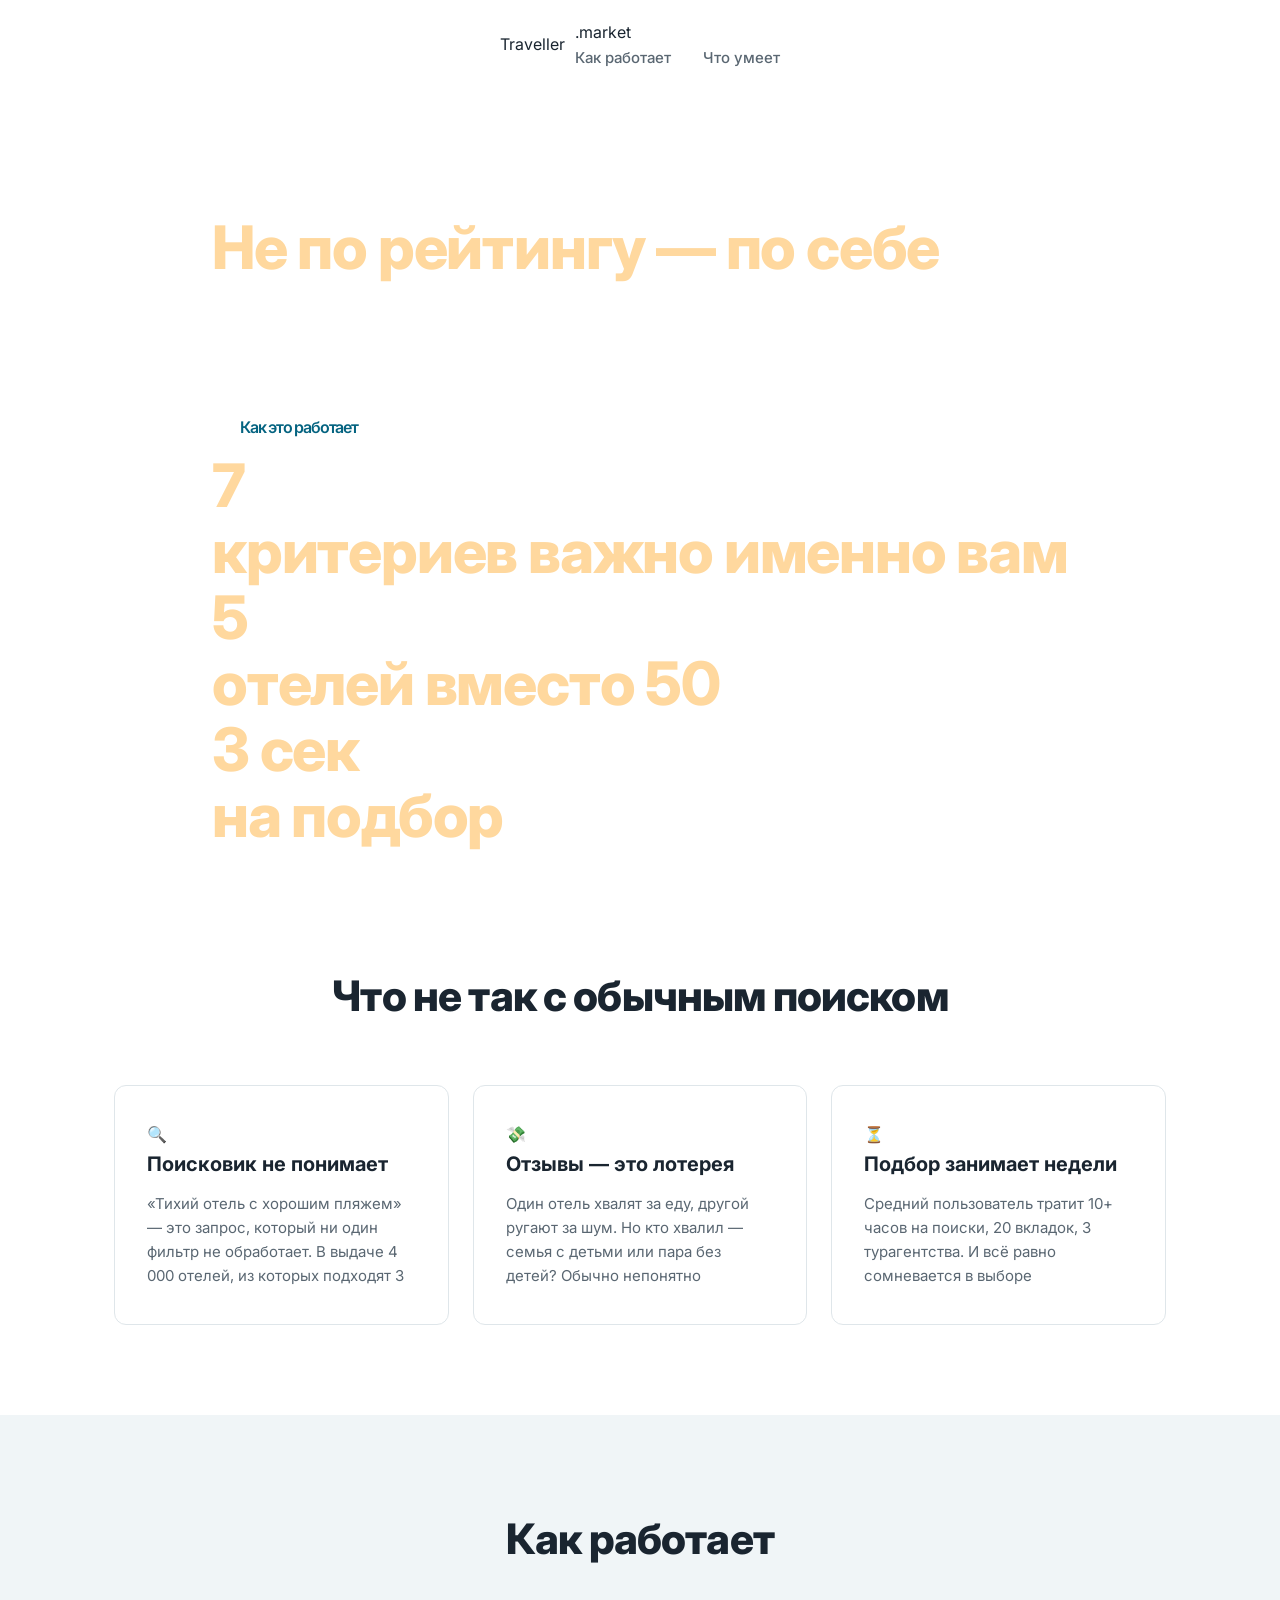
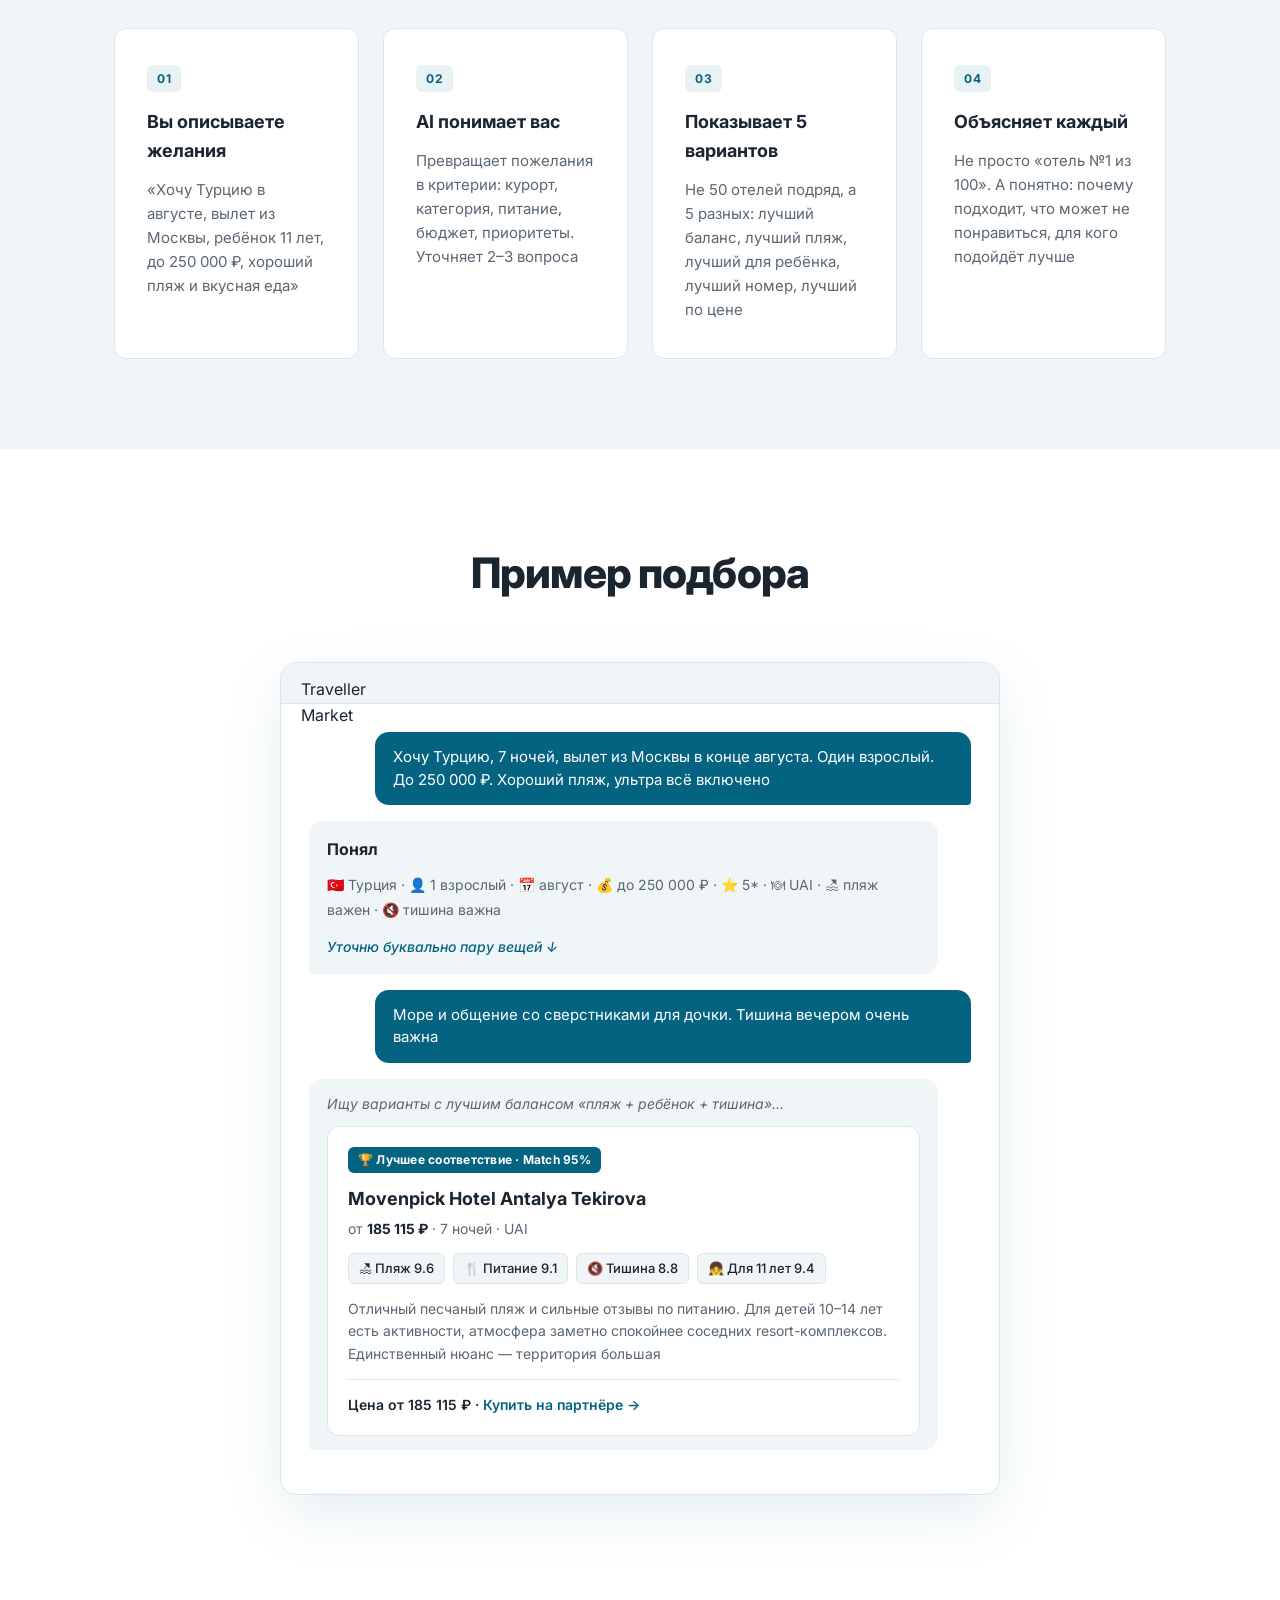
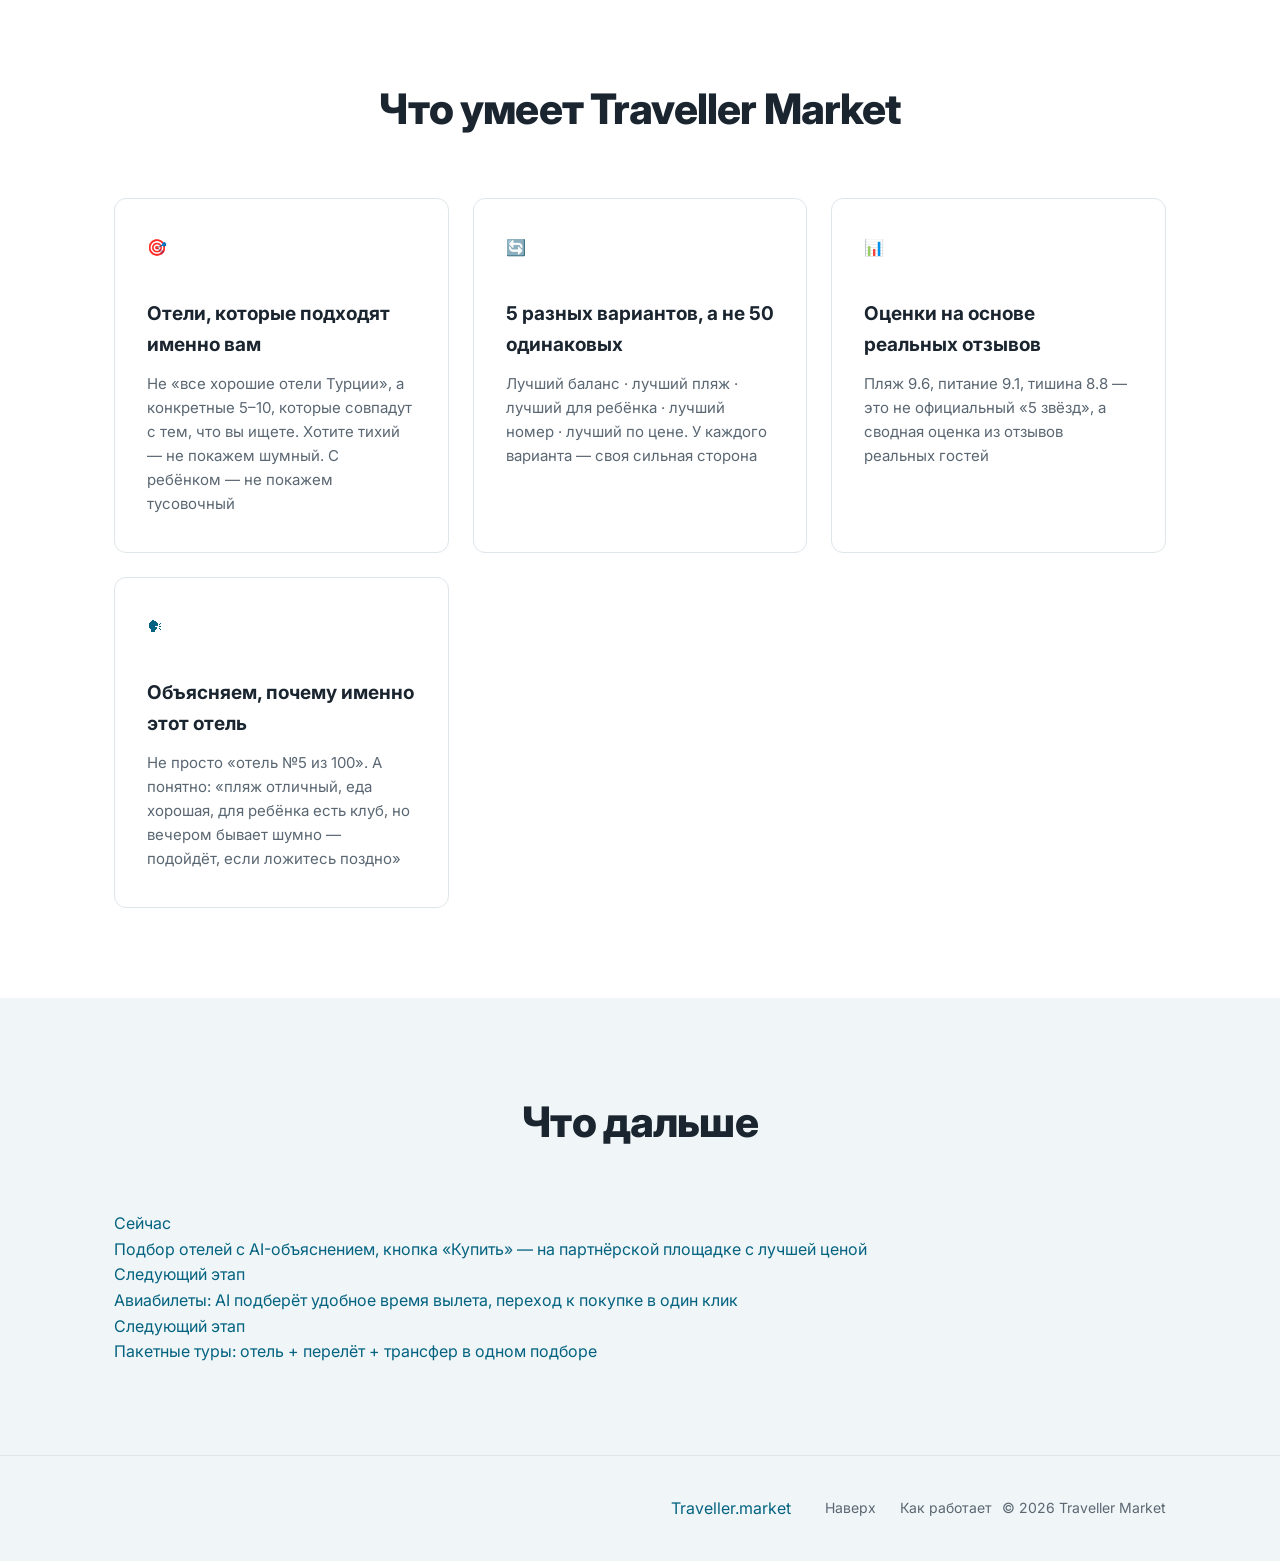
<file: index.html>
<!DOCTYPE html>
<html lang="ru">
<head>
  <meta charset="UTF-8">
  <meta name="viewport" content="width=device-width, initial-scale=1.0">
  <title>Traveller Market — AI подберёт отель под вас</title>
  <meta name="description" content="Расскажите, какой отдых хотите — AI подберёт отели, объяснит разницу и поможет выбрать.">
  <link rel="stylesheet" href="style.css">
  <link rel="preconnect" href="https://fonts.googleapis.com">
  <link href="https://fonts.googleapis.com/css2?family=Inter:wght@400;500;600;700;800&display=swap" rel="stylesheet">
</head>
<body>

  <!-- NAV -->
  <nav class="nav">
    <div class="container nav-inner">
      <div class="logo">Traveller<span>.market</span</div>
      <div class="nav-links">
        <a href="#how">Как работает</a>
        <a href="#features">Что умеет</a>
     </div>
   </div>
 </nav>

  <!-- HERO -->
  <header class="hero" id="top">
    <div class="container">
      <div class="hero-badge">AI-консьерж для путешествий</div>
      <h1>Найди свой отель.<br><span class="accent">Не по рейтингу — по себе</span</h1>
      <p class="hero-sub">
        Расскажите, что вам важно — песчаный пляж, тихий отель, развлечения для ребёнка.
        AI подберёт варианты и объяснит, почему именно они вам подходят.
     </p>
      <div class="hero-cta">
        <a href="#how" class="btn btn-primary">Как это работает</a>
        <a href="#demo" class="btn btn-ghost">Пример подбора ↓</a>
     </div>
      <div class="hero-stats">
        <div class="stat"><div class="stat-num">7</div><div class="stat-label">критериев важно именно вам</div</div>
        <div class="stat"><div class="stat-num">5</div><div class="stat-label">отелей вместо 50</div</div>
        <div class="stat"><div class="stat-num">3 сек</div><div class="stat-label">на подбор</div</div>
     </div>
   </div>
 </header>

  <!-- PROBLEM -->
  <section class="section problem" id="problem">
    <div class="container">
      <h2>Что не так с обычным поиском</h2>
      <div class="problem-grid">
        <div class="problem-card">
          <div class="problem-emoji">🔍</div>
          <h3>Поисковик не понимает</h3>
          <p>«Тихий отель с хорошим пляжем» — это запрос, который ни один фильтр не обработает. В выдаче 4 000 отелей, из которых подходят 3</p>
       </div>
        <div class="problem-card">
          <div class="problem-emoji">💸</div>
          <h3>Отзывы — это лотерея</h3>
          <p>Один отель хвалят за еду, другой ругают за шум. Но кто хвалил — семья с детьми или пара без детей? Обычно непонятно</p>
       </div>
        <div class="problem-card">
          <div class="problem-emoji">⏳</div>
          <h3>Подбор занимает недели</h3>
          <p>Средний пользователь тратит 10+ часов на поиски, 20 вкладок, 3 турагентства. И всё равно сомневается в выборе</p>
       </div>
     </div>
   </div>
 </section>

  <!-- SOLUTION -->
  <section class="section solution" id="how">
    <div class="container">
      <h2>Как работает</h2>
      <div class="steps">
        <div class="step">
          <div class="step-num">01</div>
          <h3>Вы описываете желания</h3>
          <p>«Хочу Турцию в августе, вылет из Москвы, ребёнок 11 лет, до 250 000 ₽, хороший пляж и вкусная еда»</p>
       </div>
        <div class="step">
          <div class="step-num">02</div>
          <h3>AI понимает вас</h3>
          <p>Превращает пожелания в критерии: курорт, категория, питание, бюджет, приоритеты. Уточняет 2–3 вопроса</p>
       </div>
        <div class="step">
          <div class="step-num">03</div>
          <h3>Показывает 5 вариантов</h3>
          <p>Не 50 отелей подряд, а 5 разных: лучший баланс, лучший пляж, лучший для ребёнка, лучший номер, лучший по цене</p>
       </div>
        <div class="step">
          <div class="step-num">04</div>
          <h3>Объясняет каждый</h3>
          <p>Не просто «отель №1 из 100». А понятно: почему подходит, что может не понравиться, для кого подойдёт лучше</p>
       </div>
     </div>
   </div>
 </section>

  <!-- DEMO -->
  <section class="section demo" id="demo">
    <div class="container">
      <h2>Пример подбора</h2>
      <div class="demo-window">
        <div class="demo-bar">
          <span class="dot red</span><span class="dot yellow</span><span class="dot green</span>
          <span class="demo-title">Traveller Market</span>
       </div>
        <div class="demo-body">
          <div class="msg msg-user">Хочу Турцию, 7 ночей, вылет из Москвы в конце августа. Один взрослый. До 250 000 ₽. Хороший пляж, ультра всё включено</div>
          <div class="msg msg-ai">
            <div class="ai-understood">
              <strong>Понял</strong>
              🇹🇷 Турция · 👤 1 взрослый · 📅 август · 💰 до 250 000 ₽ · ⭐ 5* · 🍽 UAI · 🏖 пляж важен · 🔇 тишина важна
              <div class="ai-clarify">Уточню буквально пару вещей ↓</div>
            </div>
          </div>
          <div class="msg msg-user">Море и общение со сверстниками для дочки. Тишина вечером очень важна</div>
          <div class="msg msg-ai">
            <div class="ai-thinking">Ищу варианты с лучшим балансом «пляж + ребёнок + тишина»…</div>
            <div class="ai-hotel">
              <div class="ai-rank">🏆 Лучшее соответствие · Match 95%</div>
              <div class="ai-name">Movenpick Hotel Antalya Tekirova</div>
              <div class="ai-match">от <strong>185 115 ₽</strong> · 7 ночей · UAI</div>
              <div class="ai-scores">
                <span>🏖 Пляж 9.6</span>
                <span>🍴 Питание 9.1</span>
                <span>🔇 Тишина 8.8</span>
                <span>👧 Для 11 лет 9.4</span>
             </div>
              <div class="ai-note">Отличный песчаный пляж и сильные отзывы по питанию. Для детей 10–14 лет есть активности, атмосфера заметно спокойнее соседних resort-комплексов. Единственный нюанс — территория большая</div>
              <div class="ai-buy">Цена от 185 115 ₽ · <a href="#">Купить на партнёре →</a</div>
           </div>
         </div>
       </div>
     </div>
   </div>
 </section>

  <!-- FEATURES -->
  <section class="section features" id="features">
    <div class="container">
      <h2>Что умеет Traveller Market</h2>
      <div class="features-grid">
        <div class="feature">
          <div class="feature-icon">🎯</div>
          <h3>Отели, которые подходят именно вам</h3>
          <p>Не «все хорошие отели Турции», а конкретные 5–10, которые совпадут с тем, что вы ищете. Хотите тихий — не покажем шумный. С ребёнком — не покажем тусовочный</p>
       </div>
        <div class="feature">
          <div class="feature-icon">🔄</div>
          <h3>5 разных вариантов, а не 50 одинаковых</h3>
          <p>Лучший баланс · лучший пляж · лучший для ребёнка · лучший номер · лучший по цене. У каждого варианта — своя сильная сторона</p>
       </div>
        <div class="feature">
          <div class="feature-icon">📊</div>
          <h3>Оценки на основе реальных отзывов</h3>
          <p>Пляж 9.6, питание 9.1, тишина 8.8 — это не официальный «5 звёзд», а сводная оценка из отзывов реальных гостей</p>
       </div>
        <div class="feature">
          <div class="feature-icon">🗣</div>
          <h3>Объясняем, почему именно этот отель</h3>
          <p>Не просто «отель №5 из 100». А понятно: «пляж отличный, еда хорошая, для ребёнка есть клуб, но вечером бывает шумно — подойдёт, если ложитесь поздно»</p>
       </div>
     </div>
   </div>
 </section>

  <!-- ROADMAP -->
  <section class="section roadmap">
    <div class="container">
      <h2>Что дальше</h2>
      <div class="roadmap-list">
        <div class="roadmap-item">
          <div class="roadmap-tag now">Сейчас</div>
          <div class="roadmap-text">Подбор отелей с AI-объяснением, кнопка «Купить» — на партнёрской площадке с лучшей ценой</div>
       </div>
        <div class="roadmap-item">
          <div class="roadmap-tag next">Следующий этап</div>
          <div class="roadmap-text">Авиабилеты: AI подберёт удобное время вылета, переход к покупке в один клик</div>
       </div>
        <div class="roadmap-item">
          <div class="roadmap-tag next">Следующий этап</div>
          <div class="roadmap-text">Пакетные туры: отель + перелёт + трансфер в одном подборе</div>
       </div>
     </div>
   </div>
 </section>

  <!-- FOOTER -->
  <footer class="footer">
    <div class="container">
      <div class="footer-inner">
        <div class="logo">Traveller<span>.market</span</div>
        <div class="footer-links">
          <a href="#top">Наверх</a>
          <a href="#how">Как работает</a>
       </div>
        <div class="footer-copy">© 2026 Traveller Market</div>
     </div>
   </div>
 </footer>

</body>
</html>
</file>
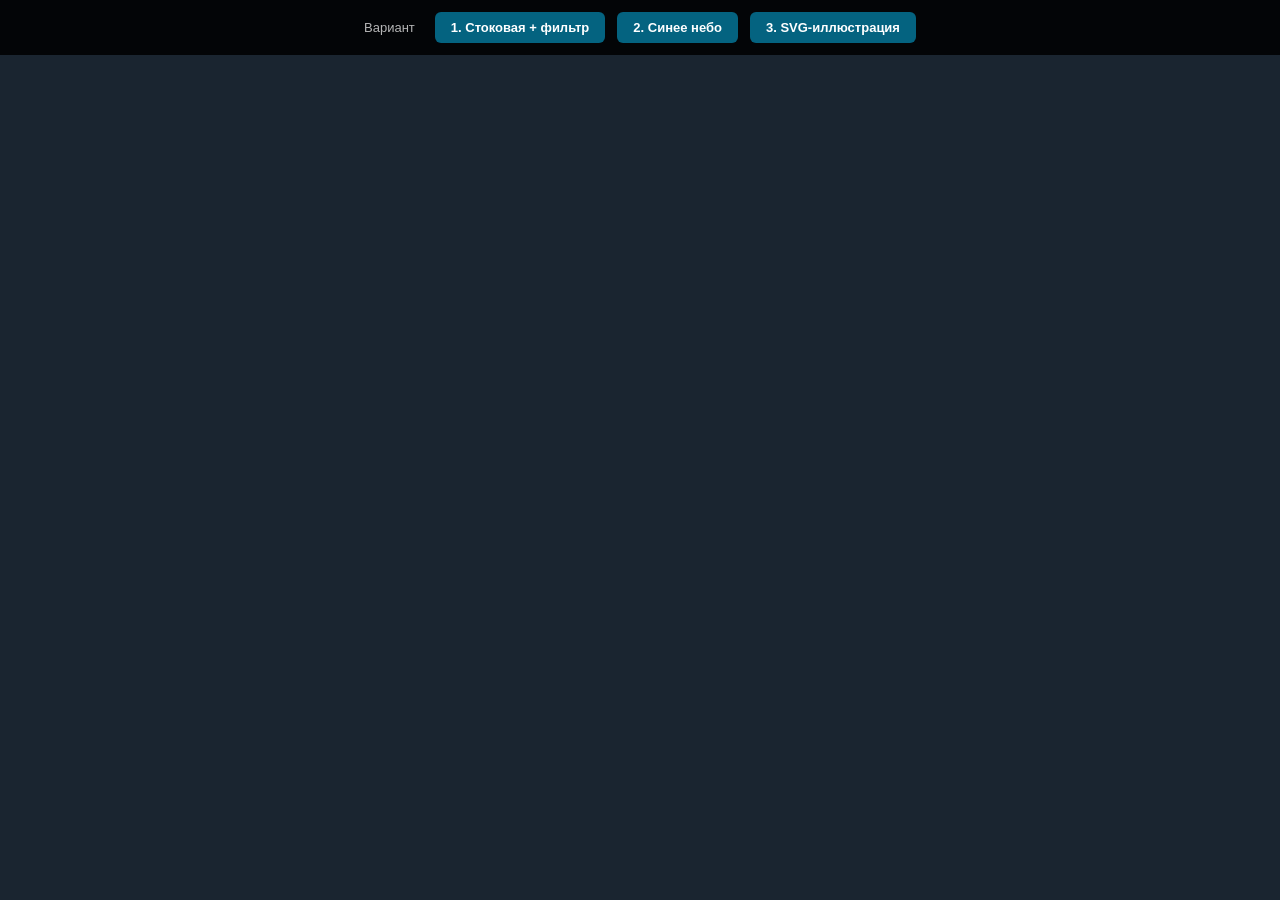
<file: compare.html>
<!DOCTYPE html>
<html lang="ru">
<head>
<meta charset="UTF-8">
<meta name="viewport" content="width=device-width, initial-scale=1.0">
<title>Traveller Market — Выбор варианта обложки</title>
<style>
* { box-sizing: border-box; margin: 0; padding: 0; }
body {
font-family: 'Inter', -apple-system, sans-serif;
background: #1a2530;
color: #fff;
min-height: 100vh;
}
.bar {
position: fixed;
top: 0;
left: 0;
right: 0;
background: rgba(0,0,0,0.85);
backdrop-filter: blur(10px);
padding: 12px 24px;
z-index: 100;
display: flex;
gap: 12px;
align-items: center;
justify-content: center;
}
.bar-label { font-size: 13px; opacity: 0.7; margin-right: 8px; }
.bar a {
padding: 8px 16px;
background: #046380;
color: #fff;
border-radius: 6px;
font-size: 13px;
font-weight: 600;
text-decoration: none;
transition: background 0.15s;
}
.bar a:hover { background: #024e66; }
.bar a.active { background: #ffd89e; color: #1a2530; }
iframe {
width: 100%;
height: 100vh;
border: none;
margin-top: 56px;
}
</style>
</head>
<body>
<div class="bar">
<span class="bar-label">Вариант</span>
<a href="?v=1" id="v1">1. Стоковая + фильтр</a>
<a href="?v=2" id="v2">2. Синее небо</a>
<a href="?v=3" id="v3">3. SVG-иллюстрация</a>
</div>
<iframe id="frame" src="about:blank</iframe>
<script>
const params = new URLSearchParams(window.location.search);
const v = params.get('v') || '2';
document.getElementById('frame').src = `variant-${v}.html`;
document.getElementById('v' + v).classList.add('active');
</script>
</body>
</html>
</file>
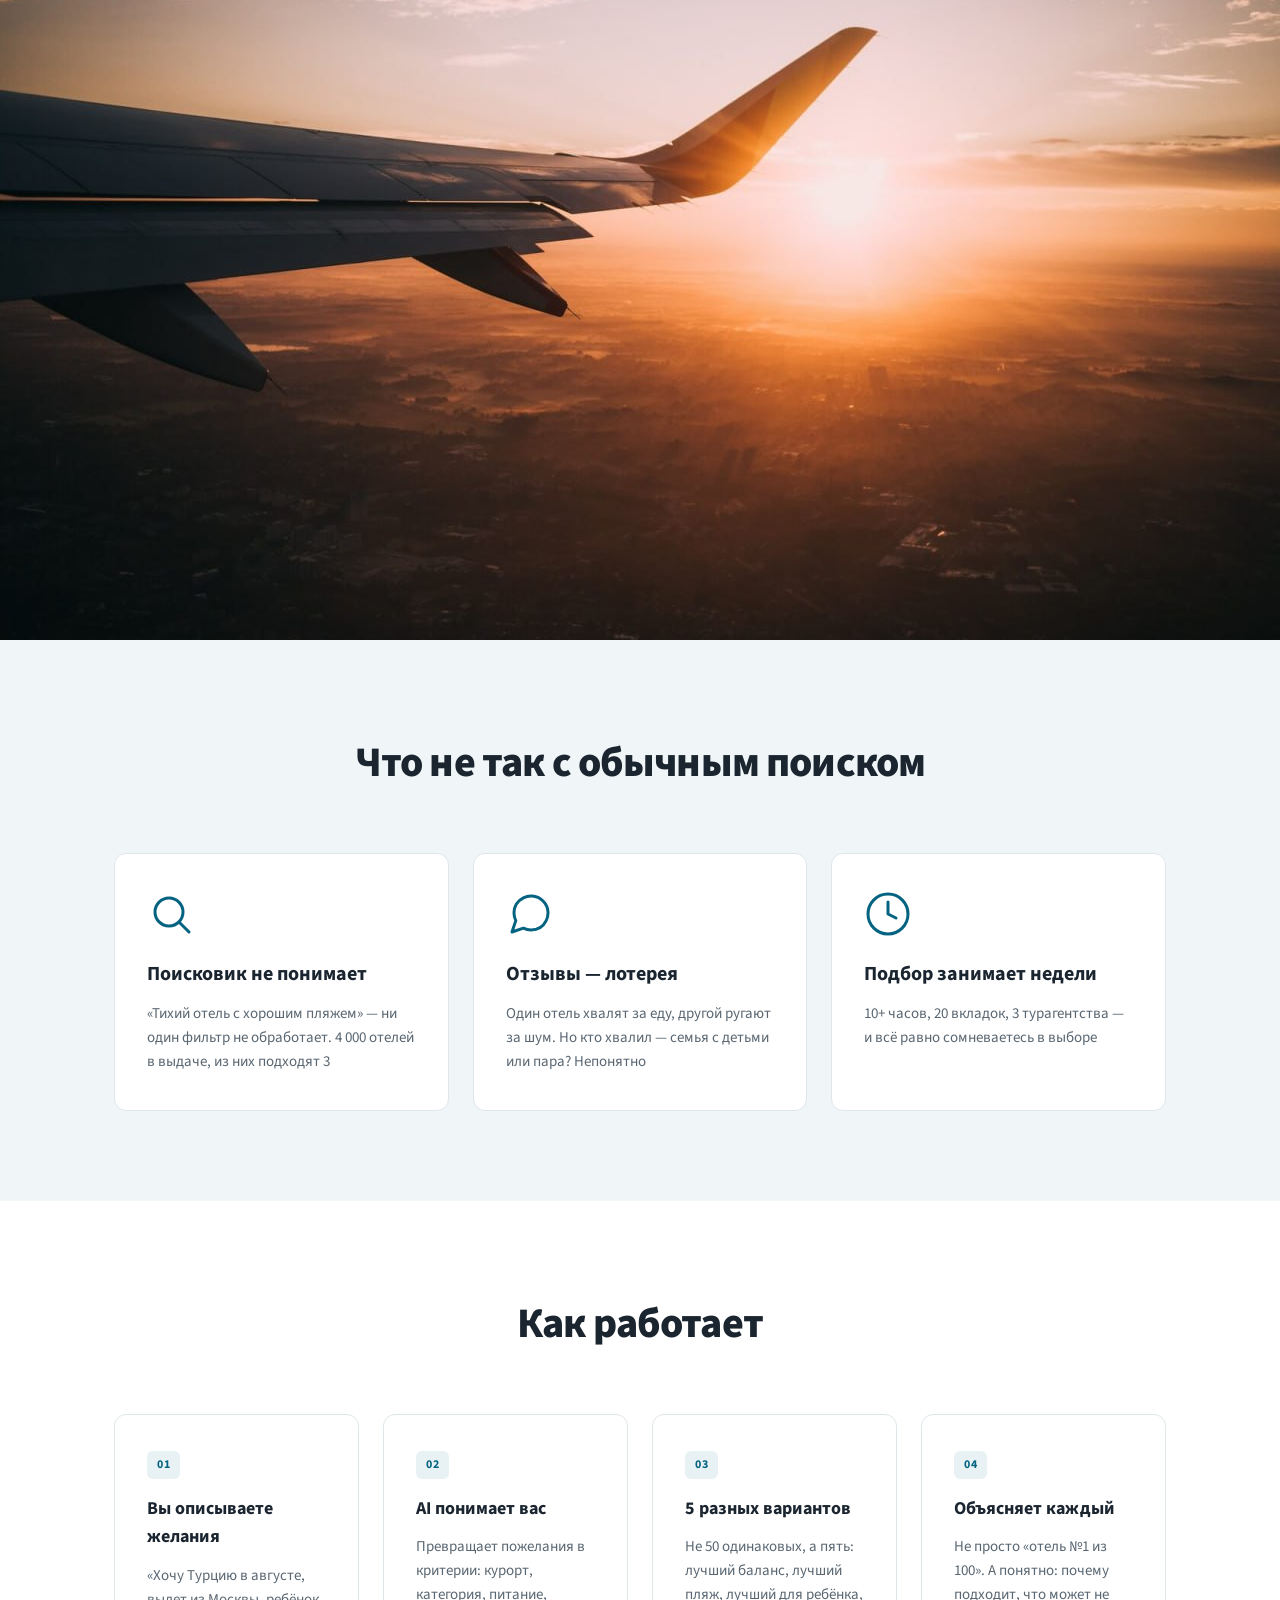
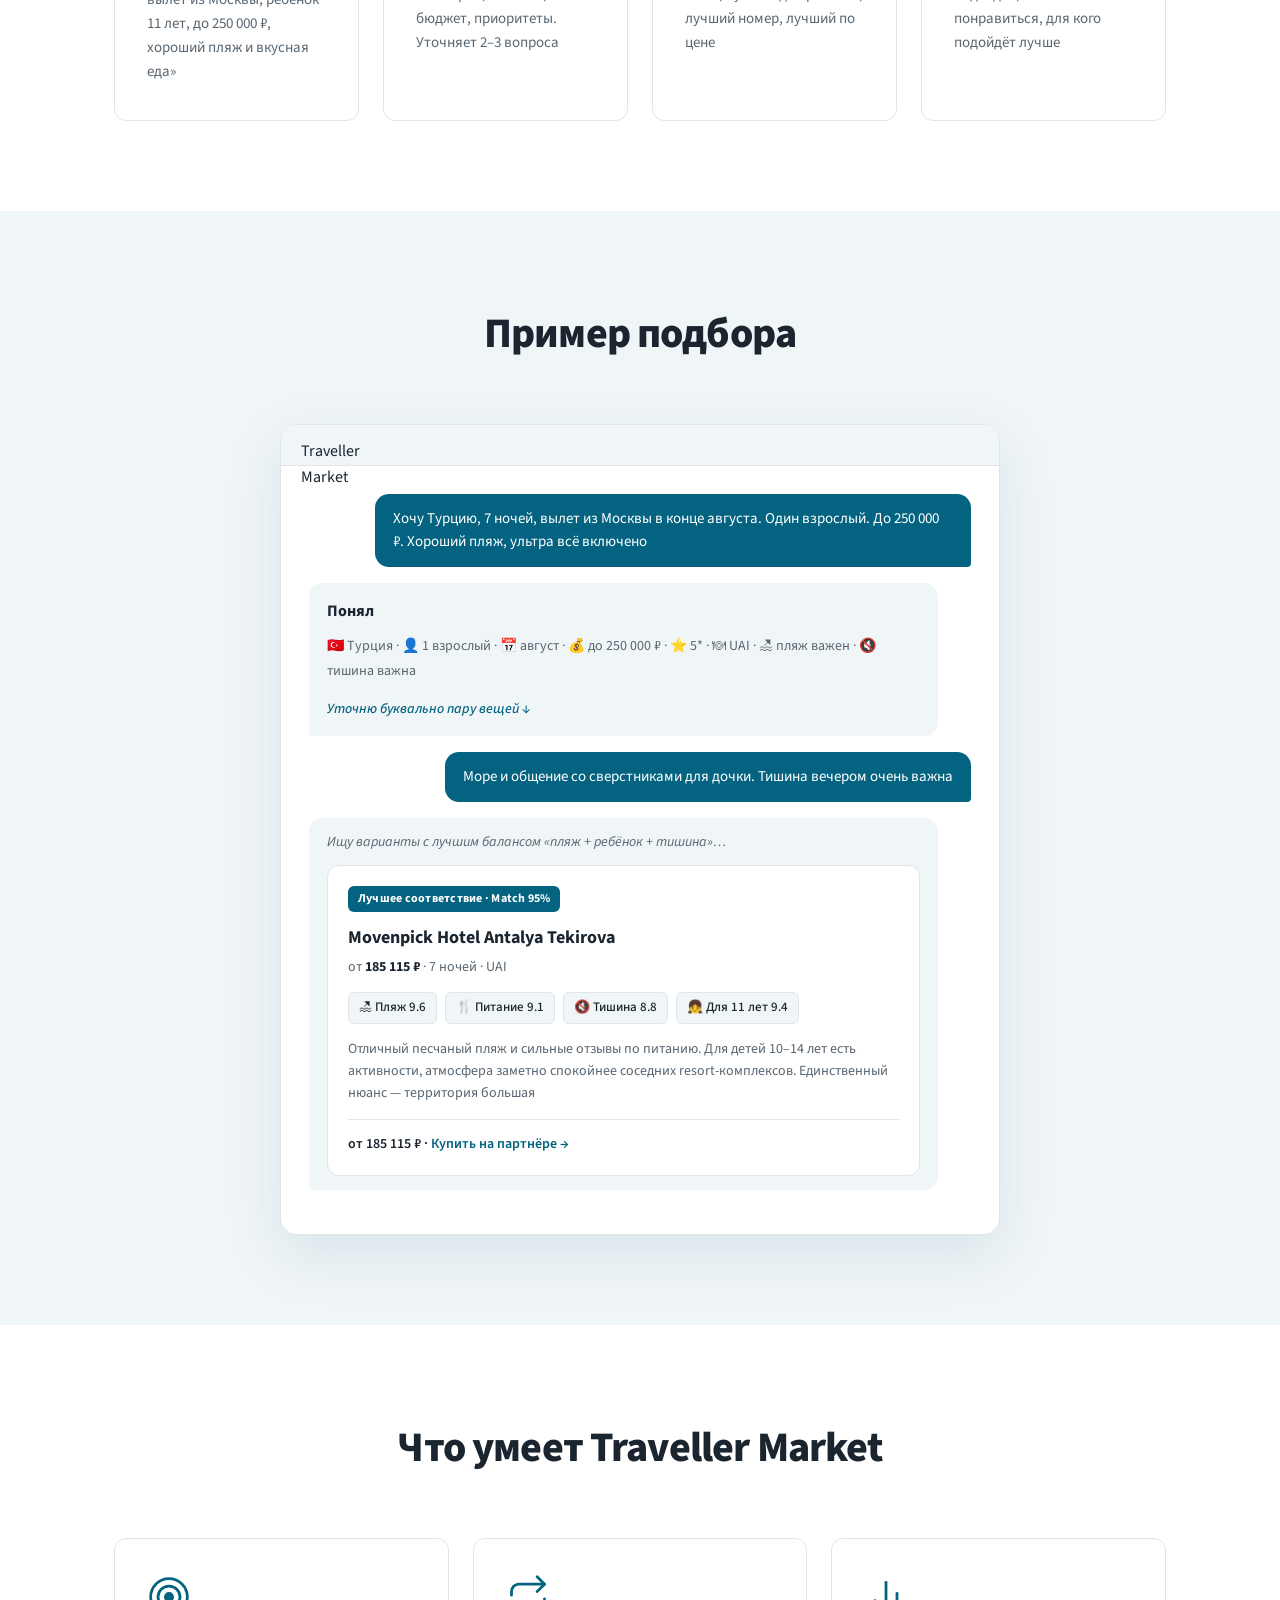
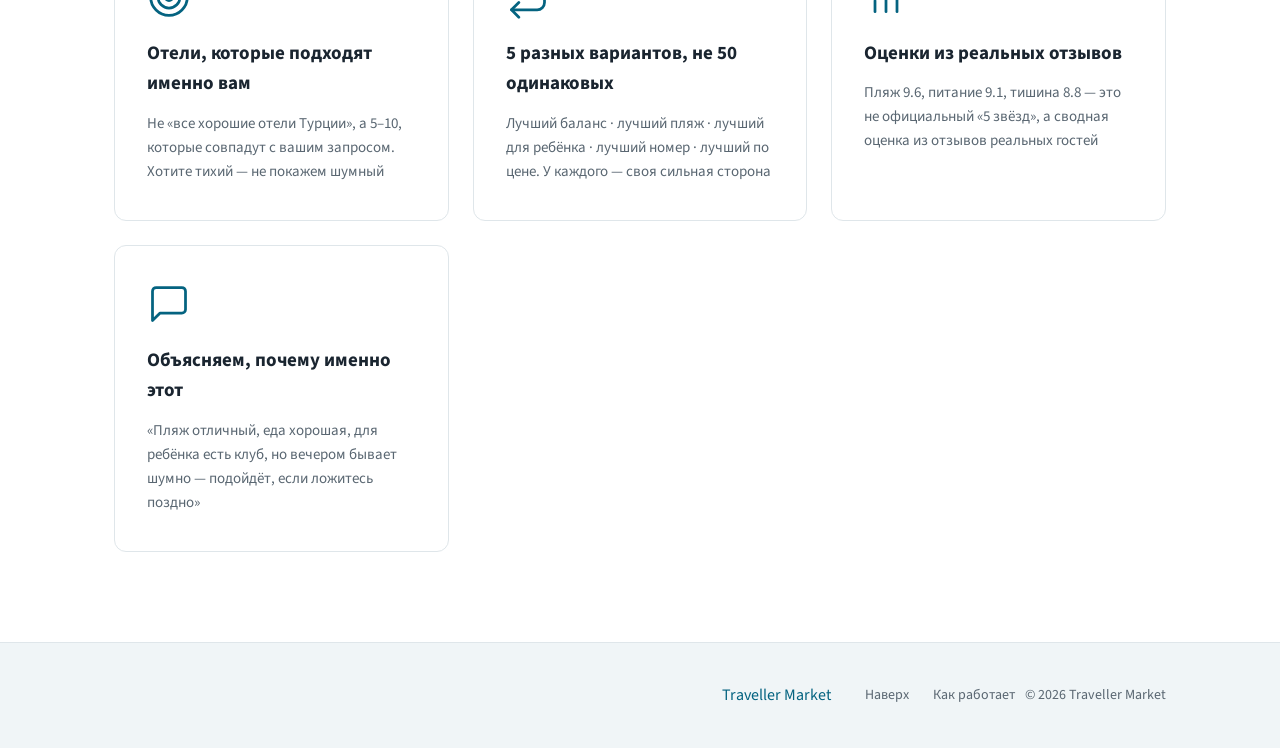
<file: variant-1.html>
<!DOCTYPE html>
<html lang="ru">
<head>
<meta charset="UTF-8">
<meta name="viewport" content="width=device-width, initial-scale=1.0">
<title>Traveller Market — AI подберёт отель под вас</title>
<link rel="stylesheet" href="style.css">
<link rel="preconnect" href="https://fonts.googleapis.com">
<link rel="preconnect" href="https://fonts.gstatic.com" crossorigin>
<link href="https://fonts.googleapis.com/css2?family=Inter:wght@300;400;500;600;700;800&family=Source+Sans+3:wght@300;400;600;700&display=swap" rel="stylesheet">
</head>
<body>
<!-- ВЫБОР ОБЛОЖКИ: раскомментируйте один из 3 вариантов -->
<header class="hero hero-photo">
  <div class="hero-img-wrap">
    <img src="hero-original.jpg" alt="Plane wing above clouds" class="hero-img">
    <div class="hero-img-tint</div>
 </div>
  <div class="container hero-content">
    <nav class="nav">
      <div class="logo"><span class="logo-mark</span><span class="logo-text">Traveller Market</span</div>
      <div class="nav-links">
        <a href="#how">Как работает</a>
        <a href="#features">Что умеет</a>
     </div>
   </nav>
    <div class="hero-inner">
      <div class="hero-badge">AI-консьерж для путешествий</div>
      <h1>Найди свой отель.<br><span class="accent">Не по рейтингу — по себе</span</h1>
      <p class="hero-sub">Расскажите, что вам важно — песчаный пляж, тихий отель, развлечения для ребёнка. AI подберёт варианты и объяснит, почему именно они вам подходят</p>
      <div class="hero-cta">
        <a href="#how" class="btn btn-primary">Как это работает</a>
        <a href="#demo" class="btn btn-ghost">Пример подбора</a>
     </div>
   </div>
 </div>
</header>
<!-- ВАРИАНТЫ:
// Вариант 1: hero-photo + hero-original.jpg (ваша стоковая с фильтром)
//   <header class="hero hero-photo">
//     <img src="hero-original.jpg" class="hero-img">
// Вариант 2: hero-photo + hero-original.jpg (синее небо)
// Вариант 3: hero-illustration (SVG)
-->
<section class="section problem" id="problem">
  <div class="container">
    <h2>Что не так с обычным поиском</h2>
    <div class="problem-grid">
      <div class="problem-card">
        <div class="problem-icon">
          <svg viewBox="0 0 24 24" fill="none" stroke="currentColor" stroke-width="1.5" stroke-linecap="round" stroke-linejoin="round">
            <circle cx="11" cy="11" r="7"/><line x1="21" y1="21" x2="16.5" y2="16.5"/>
         </svg>
       </div>
        <h3>Поисковик не понимает</h3>
        <p>«Тихий отель с хорошим пляжем» — ни один фильтр не обработает. 4 000 отелей в выдаче, из них подходят 3</p>
     </div>
      <div class="problem-card">
        <div class="problem-icon">
          <svg viewBox="0 0 24 24" fill="none" stroke="currentColor" stroke-width="1.5" stroke-linecap="round" stroke-linejoin="round">
            <path d="M21 11.5a8.38 8.38 0 0 1-.9 3.8 8.5 8.5 0 0 1-7.6 4.7 8.38 8.38 0 0 1-3.8-.9L3 21l1.9-5.7a8.38 8.38 0 0 1-.9-3.8 8.5 8.5 0 0 1 4.7-7.6 8.38 8.38 0 0 1 3.8-.9h.5a8.48 8.48 0 0 1 8 8v.5z"/>
         </svg>
       </div>
        <h3>Отзывы — лотерея</h3>
        <p>Один отель хвалят за еду, другой ругают за шум. Но кто хвалил — семья с детьми или пара? Непонятно</p>
     </div>
      <div class="problem-card">
        <div class="problem-icon">
          <svg viewBox="0 0 24 24" fill="none" stroke="currentColor" stroke-width="1.5" stroke-linecap="round" stroke-linejoin="round">
            <circle cx="12" cy="12" r="10"/><polyline points="12 6 12 12 16 14"/>
         </svg>
       </div>
        <h3>Подбор занимает недели</h3>
        <p>10+ часов, 20 вкладок, 3 турагентства — и всё равно сомневаетесь в выборе</p>
     </div>
   </div>
 </div>
</section>
<section class="section solution" id="how">
  <div class="container">
    <h2>Как работает</h2>
    <div class="steps">
      <div class="step">
        <div class="step-num">01</div>
        <h3>Вы описываете желания</h3>
        <p>«Хочу Турцию в августе, вылет из Москвы, ребёнок 11 лет, до 250 000 ₽, хороший пляж и вкусная еда»</p>
     </div>
      <div class="step">
        <div class="step-num">02</div>
        <h3>AI понимает вас</h3>
        <p>Превращает пожелания в критерии: курорт, категория, питание, бюджет, приоритеты. Уточняет 2–3 вопроса</p>
     </div>
      <div class="step">
        <div class="step-num">03</div>
        <h3>5 разных вариантов</h3>
        <p>Не 50 одинаковых, а пять: лучший баланс, лучший пляж, лучший для ребёнка, лучший номер, лучший по цене</p>
     </div>
      <div class="step">
        <div class="step-num">04</div>
        <h3>Объясняет каждый</h3>
        <p>Не просто «отель №1 из 100». А понятно: почему подходит, что может не понравиться, для кого подойдёт лучше</p>
     </div>
   </div>
 </div>
</section>
<section class="section demo" id="demo">
  <div class="container">
    <h2>Пример подбора</h2>
    <div class="demo-window">
      <div class="demo-bar">
        <span class="dot red</span><span class="dot yellow</span><span class="dot green</span>
        <span class="demo-title">Traveller Market</span>
     </div>
      <div class="demo-body">
        <div class="msg msg-user">Хочу Турцию, 7 ночей, вылет из Москвы в конце августа. Один взрослый. До 250 000 ₽. Хороший пляж, ультра всё включено</div>
        <div class="msg msg-ai">
          <div class="ai-understood">
            <strong>Понял</strong>
            🇹🇷 Турция · 👤 1 взрослый · 📅 август · 💰 до 250 000 ₽ · ⭐ 5* · 🍽 UAI · 🏖 пляж важен · 🔇 тишина важна
            <div class="ai-clarify">Уточню буквально пару вещей ↓</div>
         </div>
       </div>
        <div class="msg msg-user">Море и общение со сверстниками для дочки. Тишина вечером очень важна</div>
        <div class="msg msg-ai">
          <div class="ai-thinking">Ищу варианты с лучшим балансом «пляж + ребёнок + тишина»…</div>
          <div class="ai-hotel">
            <div class="ai-rank">Лучшее соответствие · Match 95%</div>
            <div class="ai-name">Movenpick Hotel Antalya Tekirova</div>
            <div class="ai-match">от <strong>185 115 ₽</strong> · 7 ночей · UAI</div>
            <div class="ai-scores">
              <span>🏖 Пляж 9.6</span>
              <span>🍴 Питание 9.1</span>
              <span>🔇 Тишина 8.8</span>
              <span>👧 Для 11 лет 9.4</span>
           </div>
            <div class="ai-note">Отличный песчаный пляж и сильные отзывы по питанию. Для детей 10–14 лет есть активности, атмосфера заметно спокойнее соседних resort-комплексов. Единственный нюанс — территория большая</div>
            <div class="ai-buy">от 185 115 ₽ · <a href="#">Купить на партнёре →</a</div>
         </div>
       </div>
     </div>
   </div>
 </div>
</section>
<section class="section features" id="features">
  <div class="container">
    <h2>Что умеет Traveller Market</h2>
    <div class="features-grid">
      <div class="feature">
        <div class="feature-icon">
          <svg viewBox="0 0 24 24" fill="none" stroke="currentColor" stroke-width="1.5" stroke-linecap="round" stroke-linejoin="round">
            <circle cx="12" cy="12" r="10"/><circle cx="12" cy="12" r="6"/><circle cx="12" cy="12" r="2" fill="currentColor"/>
         </svg>
       </div>
        <h3>Отели, которые подходят именно вам</h3>
        <p>Не «все хорошие отели Турции», а 5–10, которые совпадут с вашим запросом. Хотите тихий — не покажем шумный</p>
     </div>
      <div class="feature">
        <div class="feature-icon">
          <svg viewBox="0 0 24 24" fill="none" stroke="currentColor" stroke-width="1.5" stroke-linecap="round" stroke-linejoin="round">
            <polyline points="17 1 21 5 17 9"/><path d="M3 11V9a4 4 0 0 1 4-4h14"/><polyline points="7 23 3 19 7 15"/><path d="M21 13v2a4 4 0 0 1-4 4H3"/>
         </svg>
       </div>
        <h3>5 разных вариантов, не 50 одинаковых</h3>
        <p>Лучший баланс · лучший пляж · лучший для ребёнка · лучший номер · лучший по цене. У каждого — своя сильная сторона</p>
     </div>
      <div class="feature">
        <div class="feature-icon">
          <svg viewBox="0 0 24 24" fill="none" stroke="currentColor" stroke-width="1.5" stroke-linecap="round" stroke-linejoin="round">
            <line x1="18" y1="20" x2="18" y2="10"/><line x1="12" y1="20" x2="12" y2="4"/><line x1="6" y1="20" x2="6" y2="14"/>
         </svg>
       </div>
        <h3>Оценки из реальных отзывов</h3>
        <p>Пляж 9.6, питание 9.1, тишина 8.8 — это не официальный «5 звёзд», а сводная оценка из отзывов реальных гостей</p>
     </div>
      <div class="feature">
        <div class="feature-icon">
          <svg viewBox="0 0 24 24" fill="none" stroke="currentColor" stroke-width="1.5" stroke-linecap="round" stroke-linejoin="round">
            <path d="M21 15a2 2 0 0 1-2 2H7l-4 4V5a2 2 0 0 1 2-2h14a2 2 0 0 1 2 2z"/>
         </svg>
       </div>
        <h3>Объясняем, почему именно этот</h3>
        <p>«Пляж отличный, еда хорошая, для ребёнка есть клуб, но вечером бывает шумно — подойдёт, если ложитесь поздно»</p>
     </div>
   </div>
 </div>
</section>
<footer class="footer">
  <div class="container">
    <div class="footer-inner">
      <div class="logo"><span class="logo-mark</span><span class="logo-text">Traveller Market</span</div>
      <div class="footer-links">
        <a href="#top">Наверх</a>
        <a href="#how">Как работает</a>
     </div>
      <div class="footer-copy">© 2026 Traveller Market</div>
   </div>
 </div>
</footer>
</body>
</html>
</file>
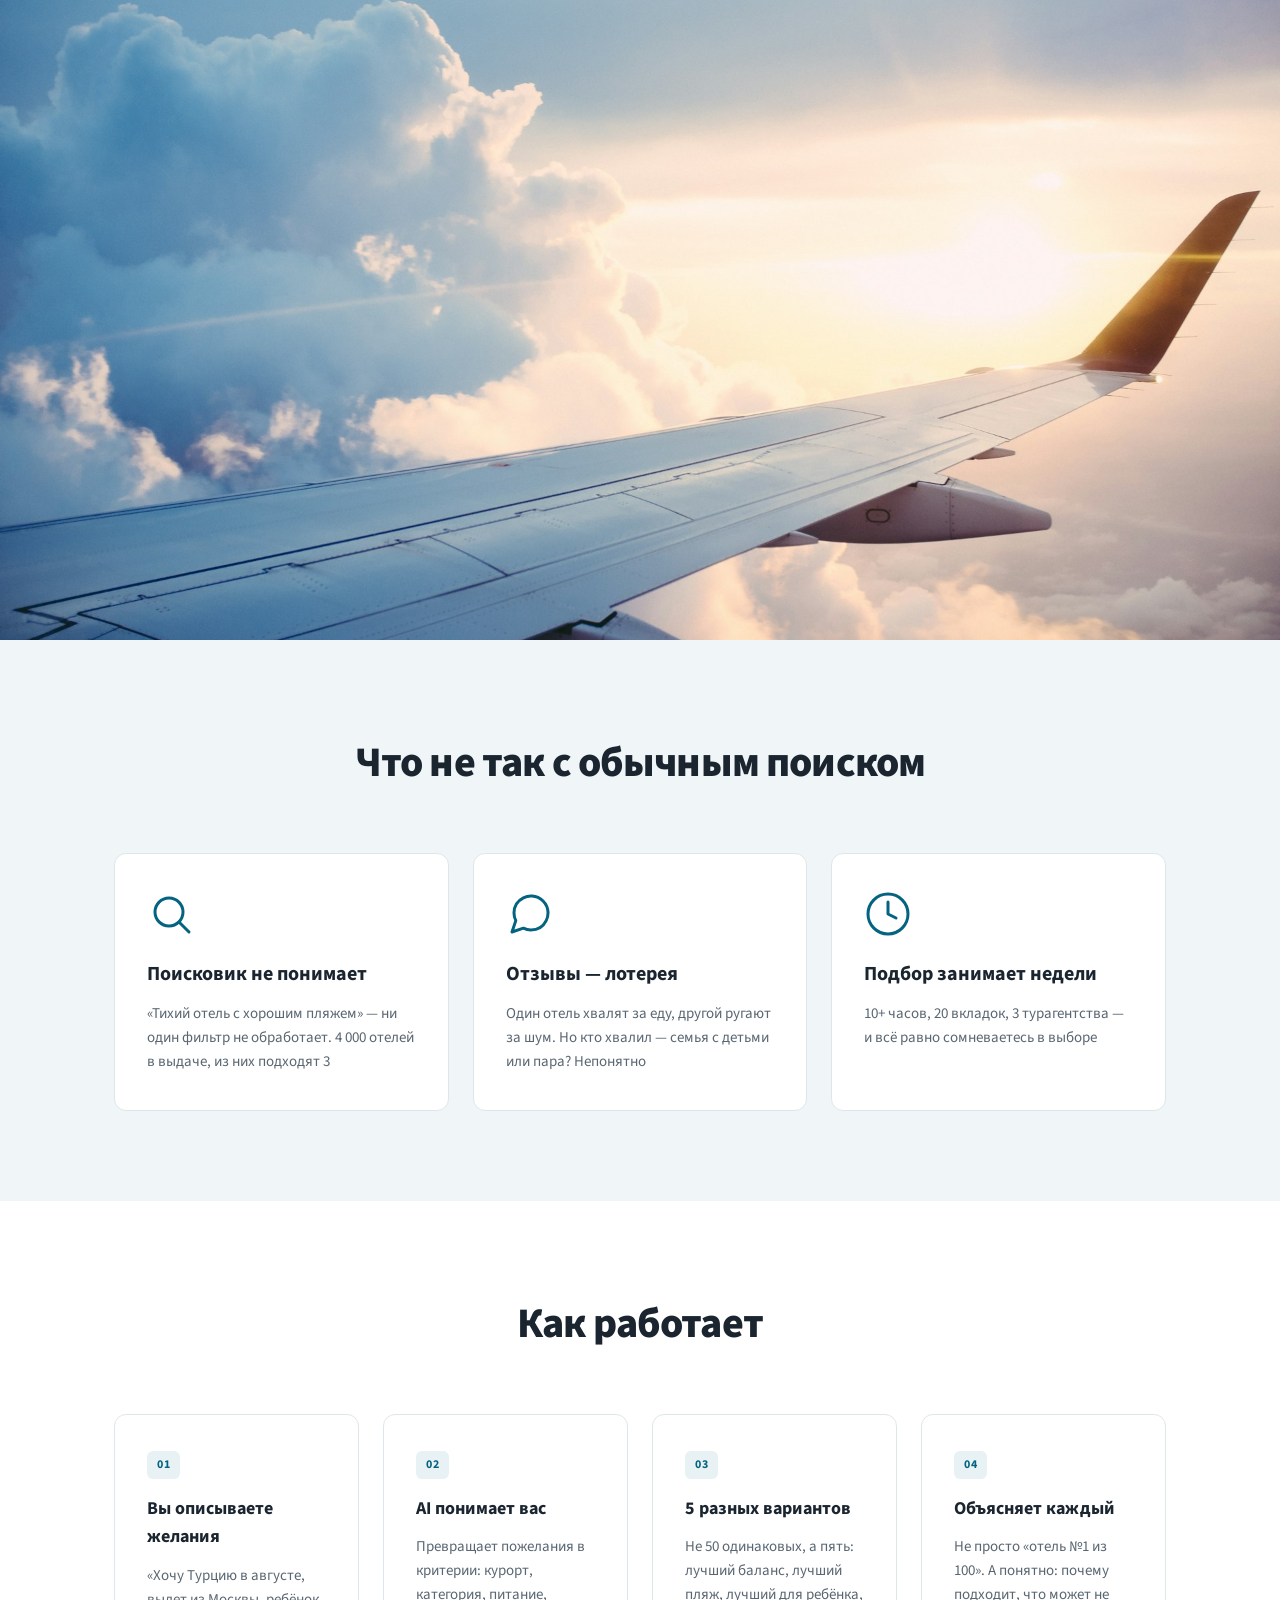
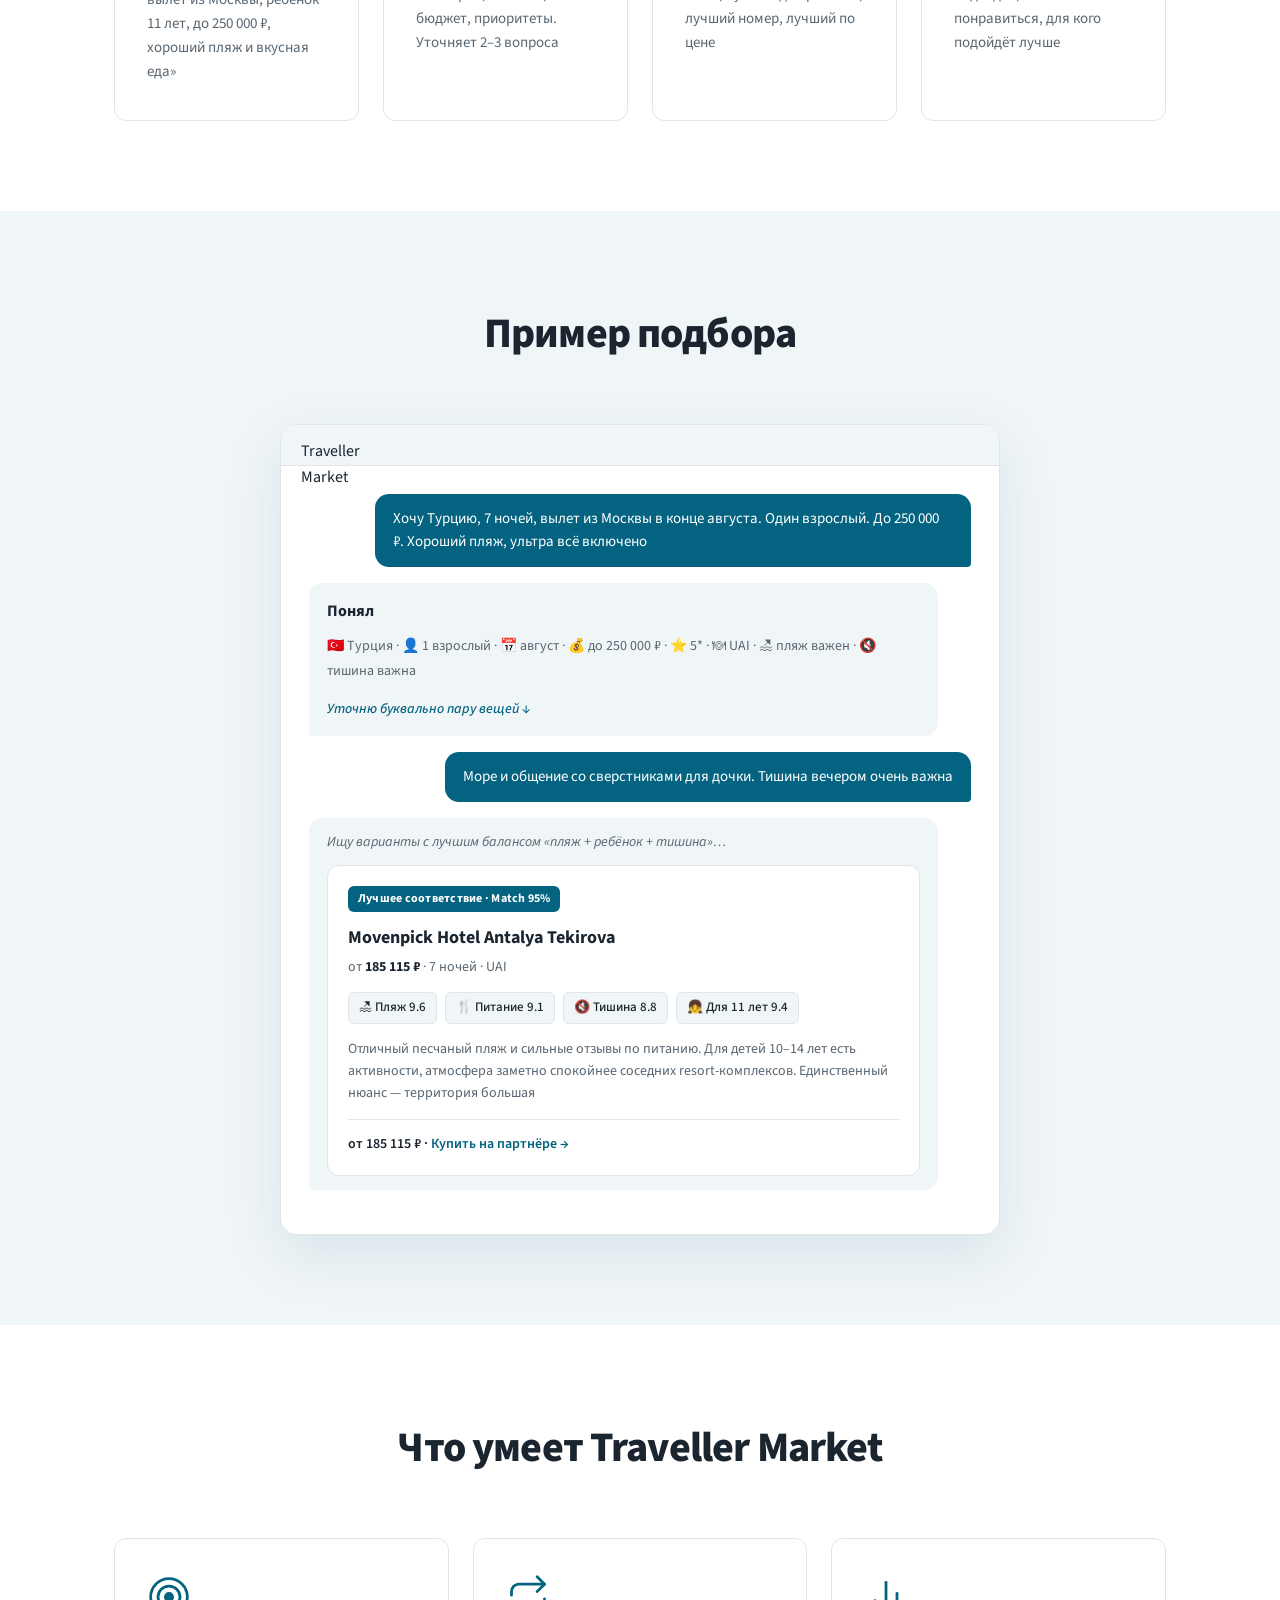
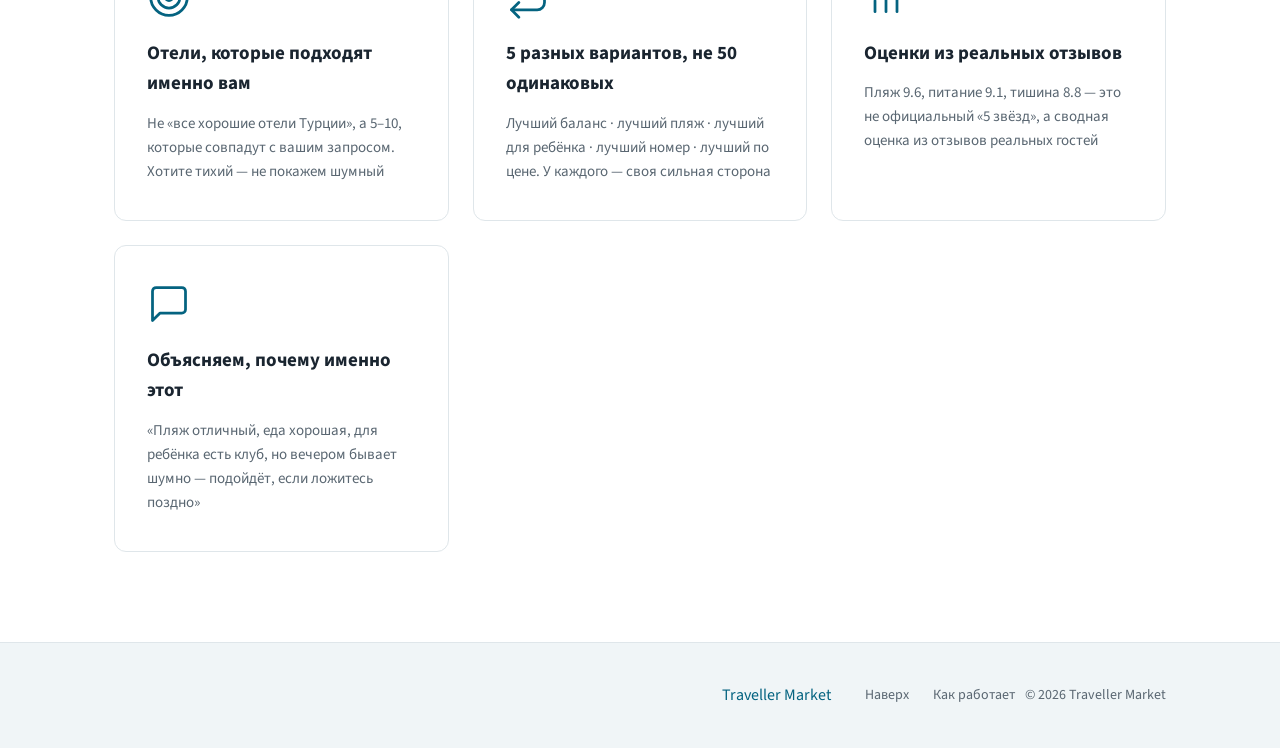
<file: variant-2.html>
<!DOCTYPE html>
<html lang="ru">
<head>
<meta charset="UTF-8">
<meta name="viewport" content="width=device-width, initial-scale=1.0">
<title>Traveller Market — AI подберёт отель под вас</title>
<link rel="stylesheet" href="style.css">
<link rel="preconnect" href="https://fonts.googleapis.com">
<link rel="preconnect" href="https://fonts.gstatic.com" crossorigin>
<link href="https://fonts.googleapis.com/css2?family=Inter:wght@300;400;500;600;700;800&family=Source+Sans+3:wght@300;400;600;700&display=swap" rel="stylesheet">
</head>
<body>
<!-- ВЫБОР ОБЛОЖКИ: раскомментируйте один из 3 вариантов -->
<header class="hero hero-photo">
  <div class="hero-img-wrap">
    <img src="hero-blue.jpg" alt="Plane wing above clouds" class="hero-img">
    <div class="hero-img-tint</div>
 </div>
  <div class="container hero-content">
    <nav class="nav">
      <div class="logo"><span class="logo-mark</span><span class="logo-text">Traveller Market</span</div>
      <div class="nav-links">
        <a href="#how">Как работает</a>
        <a href="#features">Что умеет</a>
     </div>
   </nav>
    <div class="hero-inner">
      <div class="hero-badge">AI-консьерж для путешествий</div>
      <h1>Найди свой отель.<br><span class="accent">Не по рейтингу — по себе</span</h1>
      <p class="hero-sub">Расскажите, что вам важно — песчаный пляж, тихий отель, развлечения для ребёнка. AI подберёт варианты и объяснит, почему именно они вам подходят</p>
      <div class="hero-cta">
        <a href="#how" class="btn btn-primary">Как это работает</a>
        <a href="#demo" class="btn btn-ghost">Пример подбора</a>
     </div>
   </div>
 </div>
</header>
<!-- ВАРИАНТЫ:
// Вариант 1: hero-photo + hero-original.jpg (ваша стоковая с фильтром)
//   <header class="hero hero-photo">
//     <img src="hero-original.jpg" class="hero-img">
// Вариант 2: hero-photo + hero-blue.jpg (синее небо)
// Вариант 3: hero-illustration (SVG)
-->
<section class="section problem" id="problem">
  <div class="container">
    <h2>Что не так с обычным поиском</h2>
    <div class="problem-grid">
      <div class="problem-card">
        <div class="problem-icon">
          <svg viewBox="0 0 24 24" fill="none" stroke="currentColor" stroke-width="1.5" stroke-linecap="round" stroke-linejoin="round">
            <circle cx="11" cy="11" r="7"/><line x1="21" y1="21" x2="16.5" y2="16.5"/>
         </svg>
       </div>
        <h3>Поисковик не понимает</h3>
        <p>«Тихий отель с хорошим пляжем» — ни один фильтр не обработает. 4 000 отелей в выдаче, из них подходят 3</p>
     </div>
      <div class="problem-card">
        <div class="problem-icon">
          <svg viewBox="0 0 24 24" fill="none" stroke="currentColor" stroke-width="1.5" stroke-linecap="round" stroke-linejoin="round">
            <path d="M21 11.5a8.38 8.38 0 0 1-.9 3.8 8.5 8.5 0 0 1-7.6 4.7 8.38 8.38 0 0 1-3.8-.9L3 21l1.9-5.7a8.38 8.38 0 0 1-.9-3.8 8.5 8.5 0 0 1 4.7-7.6 8.38 8.38 0 0 1 3.8-.9h.5a8.48 8.48 0 0 1 8 8v.5z"/>
         </svg>
       </div>
        <h3>Отзывы — лотерея</h3>
        <p>Один отель хвалят за еду, другой ругают за шум. Но кто хвалил — семья с детьми или пара? Непонятно</p>
     </div>
      <div class="problem-card">
        <div class="problem-icon">
          <svg viewBox="0 0 24 24" fill="none" stroke="currentColor" stroke-width="1.5" stroke-linecap="round" stroke-linejoin="round">
            <circle cx="12" cy="12" r="10"/><polyline points="12 6 12 12 16 14"/>
         </svg>
       </div>
        <h3>Подбор занимает недели</h3>
        <p>10+ часов, 20 вкладок, 3 турагентства — и всё равно сомневаетесь в выборе</p>
     </div>
   </div>
 </div>
</section>
<section class="section solution" id="how">
  <div class="container">
    <h2>Как работает</h2>
    <div class="steps">
      <div class="step">
        <div class="step-num">01</div>
        <h3>Вы описываете желания</h3>
        <p>«Хочу Турцию в августе, вылет из Москвы, ребёнок 11 лет, до 250 000 ₽, хороший пляж и вкусная еда»</p>
     </div>
      <div class="step">
        <div class="step-num">02</div>
        <h3>AI понимает вас</h3>
        <p>Превращает пожелания в критерии: курорт, категория, питание, бюджет, приоритеты. Уточняет 2–3 вопроса</p>
     </div>
      <div class="step">
        <div class="step-num">03</div>
        <h3>5 разных вариантов</h3>
        <p>Не 50 одинаковых, а пять: лучший баланс, лучший пляж, лучший для ребёнка, лучший номер, лучший по цене</p>
     </div>
      <div class="step">
        <div class="step-num">04</div>
        <h3>Объясняет каждый</h3>
        <p>Не просто «отель №1 из 100». А понятно: почему подходит, что может не понравиться, для кого подойдёт лучше</p>
     </div>
   </div>
 </div>
</section>
<section class="section demo" id="demo">
  <div class="container">
    <h2>Пример подбора</h2>
    <div class="demo-window">
      <div class="demo-bar">
        <span class="dot red</span><span class="dot yellow</span><span class="dot green</span>
        <span class="demo-title">Traveller Market</span>
     </div>
      <div class="demo-body">
        <div class="msg msg-user">Хочу Турцию, 7 ночей, вылет из Москвы в конце августа. Один взрослый. До 250 000 ₽. Хороший пляж, ультра всё включено</div>
        <div class="msg msg-ai">
          <div class="ai-understood">
            <strong>Понял</strong>
            🇹🇷 Турция · 👤 1 взрослый · 📅 август · 💰 до 250 000 ₽ · ⭐ 5* · 🍽 UAI · 🏖 пляж важен · 🔇 тишина важна
            <div class="ai-clarify">Уточню буквально пару вещей ↓</div>
         </div>
       </div>
        <div class="msg msg-user">Море и общение со сверстниками для дочки. Тишина вечером очень важна</div>
        <div class="msg msg-ai">
          <div class="ai-thinking">Ищу варианты с лучшим балансом «пляж + ребёнок + тишина»…</div>
          <div class="ai-hotel">
            <div class="ai-rank">Лучшее соответствие · Match 95%</div>
            <div class="ai-name">Movenpick Hotel Antalya Tekirova</div>
            <div class="ai-match">от <strong>185 115 ₽</strong> · 7 ночей · UAI</div>
            <div class="ai-scores">
              <span>🏖 Пляж 9.6</span>
              <span>🍴 Питание 9.1</span>
              <span>🔇 Тишина 8.8</span>
              <span>👧 Для 11 лет 9.4</span>
           </div>
            <div class="ai-note">Отличный песчаный пляж и сильные отзывы по питанию. Для детей 10–14 лет есть активности, атмосфера заметно спокойнее соседних resort-комплексов. Единственный нюанс — территория большая</div>
            <div class="ai-buy">от 185 115 ₽ · <a href="#">Купить на партнёре →</a</div>
         </div>
       </div>
     </div>
   </div>
 </div>
</section>
<section class="section features" id="features">
  <div class="container">
    <h2>Что умеет Traveller Market</h2>
    <div class="features-grid">
      <div class="feature">
        <div class="feature-icon">
          <svg viewBox="0 0 24 24" fill="none" stroke="currentColor" stroke-width="1.5" stroke-linecap="round" stroke-linejoin="round">
            <circle cx="12" cy="12" r="10"/><circle cx="12" cy="12" r="6"/><circle cx="12" cy="12" r="2" fill="currentColor"/>
         </svg>
       </div>
        <h3>Отели, которые подходят именно вам</h3>
        <p>Не «все хорошие отели Турции», а 5–10, которые совпадут с вашим запросом. Хотите тихий — не покажем шумный</p>
     </div>
      <div class="feature">
        <div class="feature-icon">
          <svg viewBox="0 0 24 24" fill="none" stroke="currentColor" stroke-width="1.5" stroke-linecap="round" stroke-linejoin="round">
            <polyline points="17 1 21 5 17 9"/><path d="M3 11V9a4 4 0 0 1 4-4h14"/><polyline points="7 23 3 19 7 15"/><path d="M21 13v2a4 4 0 0 1-4 4H3"/>
         </svg>
       </div>
        <h3>5 разных вариантов, не 50 одинаковых</h3>
        <p>Лучший баланс · лучший пляж · лучший для ребёнка · лучший номер · лучший по цене. У каждого — своя сильная сторона</p>
     </div>
      <div class="feature">
        <div class="feature-icon">
          <svg viewBox="0 0 24 24" fill="none" stroke="currentColor" stroke-width="1.5" stroke-linecap="round" stroke-linejoin="round">
            <line x1="18" y1="20" x2="18" y2="10"/><line x1="12" y1="20" x2="12" y2="4"/><line x1="6" y1="20" x2="6" y2="14"/>
         </svg>
       </div>
        <h3>Оценки из реальных отзывов</h3>
        <p>Пляж 9.6, питание 9.1, тишина 8.8 — это не официальный «5 звёзд», а сводная оценка из отзывов реальных гостей</p>
     </div>
      <div class="feature">
        <div class="feature-icon">
          <svg viewBox="0 0 24 24" fill="none" stroke="currentColor" stroke-width="1.5" stroke-linecap="round" stroke-linejoin="round">
            <path d="M21 15a2 2 0 0 1-2 2H7l-4 4V5a2 2 0 0 1 2-2h14a2 2 0 0 1 2 2z"/>
         </svg>
       </div>
        <h3>Объясняем, почему именно этот</h3>
        <p>«Пляж отличный, еда хорошая, для ребёнка есть клуб, но вечером бывает шумно — подойдёт, если ложитесь поздно»</p>
     </div>
   </div>
 </div>
</section>
<footer class="footer">
  <div class="container">
    <div class="footer-inner">
      <div class="logo"><span class="logo-mark</span><span class="logo-text">Traveller Market</span</div>
      <div class="footer-links">
        <a href="#top">Наверх</a>
        <a href="#how">Как работает</a>
     </div>
      <div class="footer-copy">© 2026 Traveller Market</div>
   </div>
 </div>
</footer>
</body>
</html>
</file>
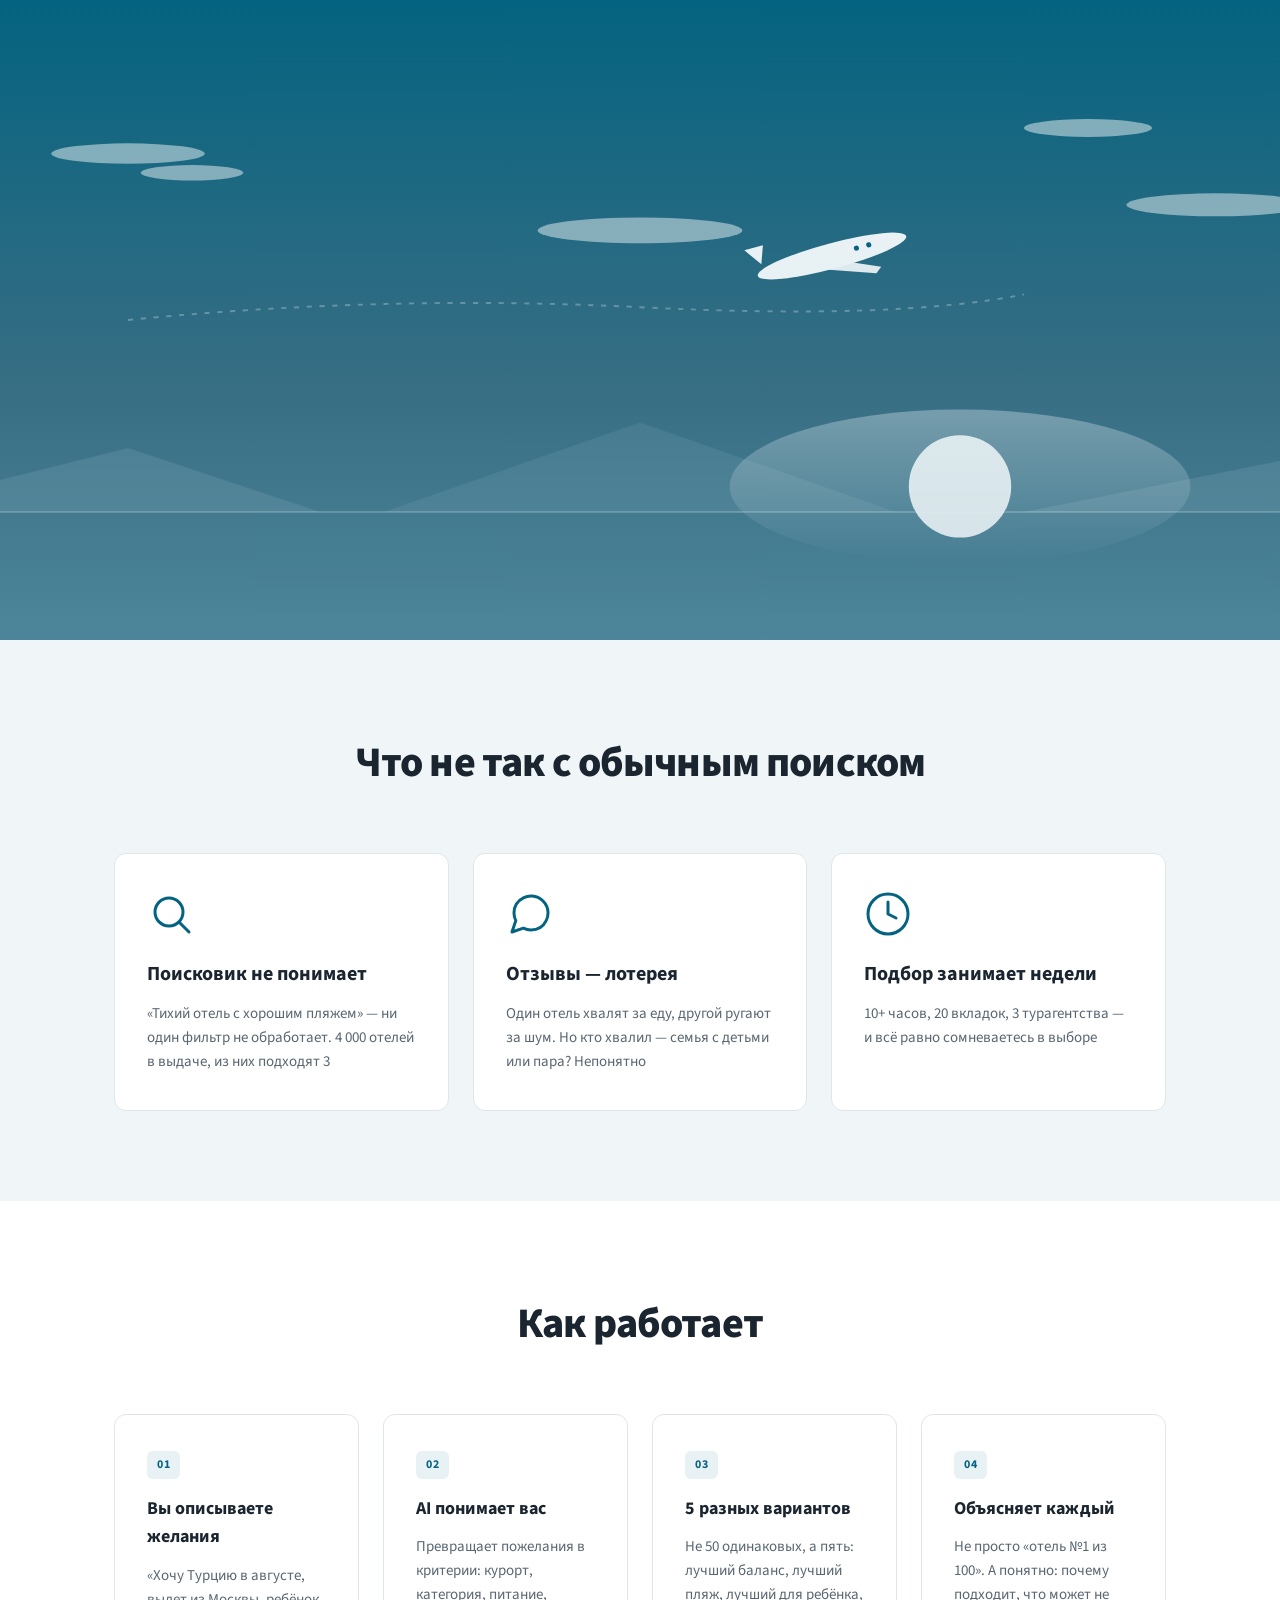
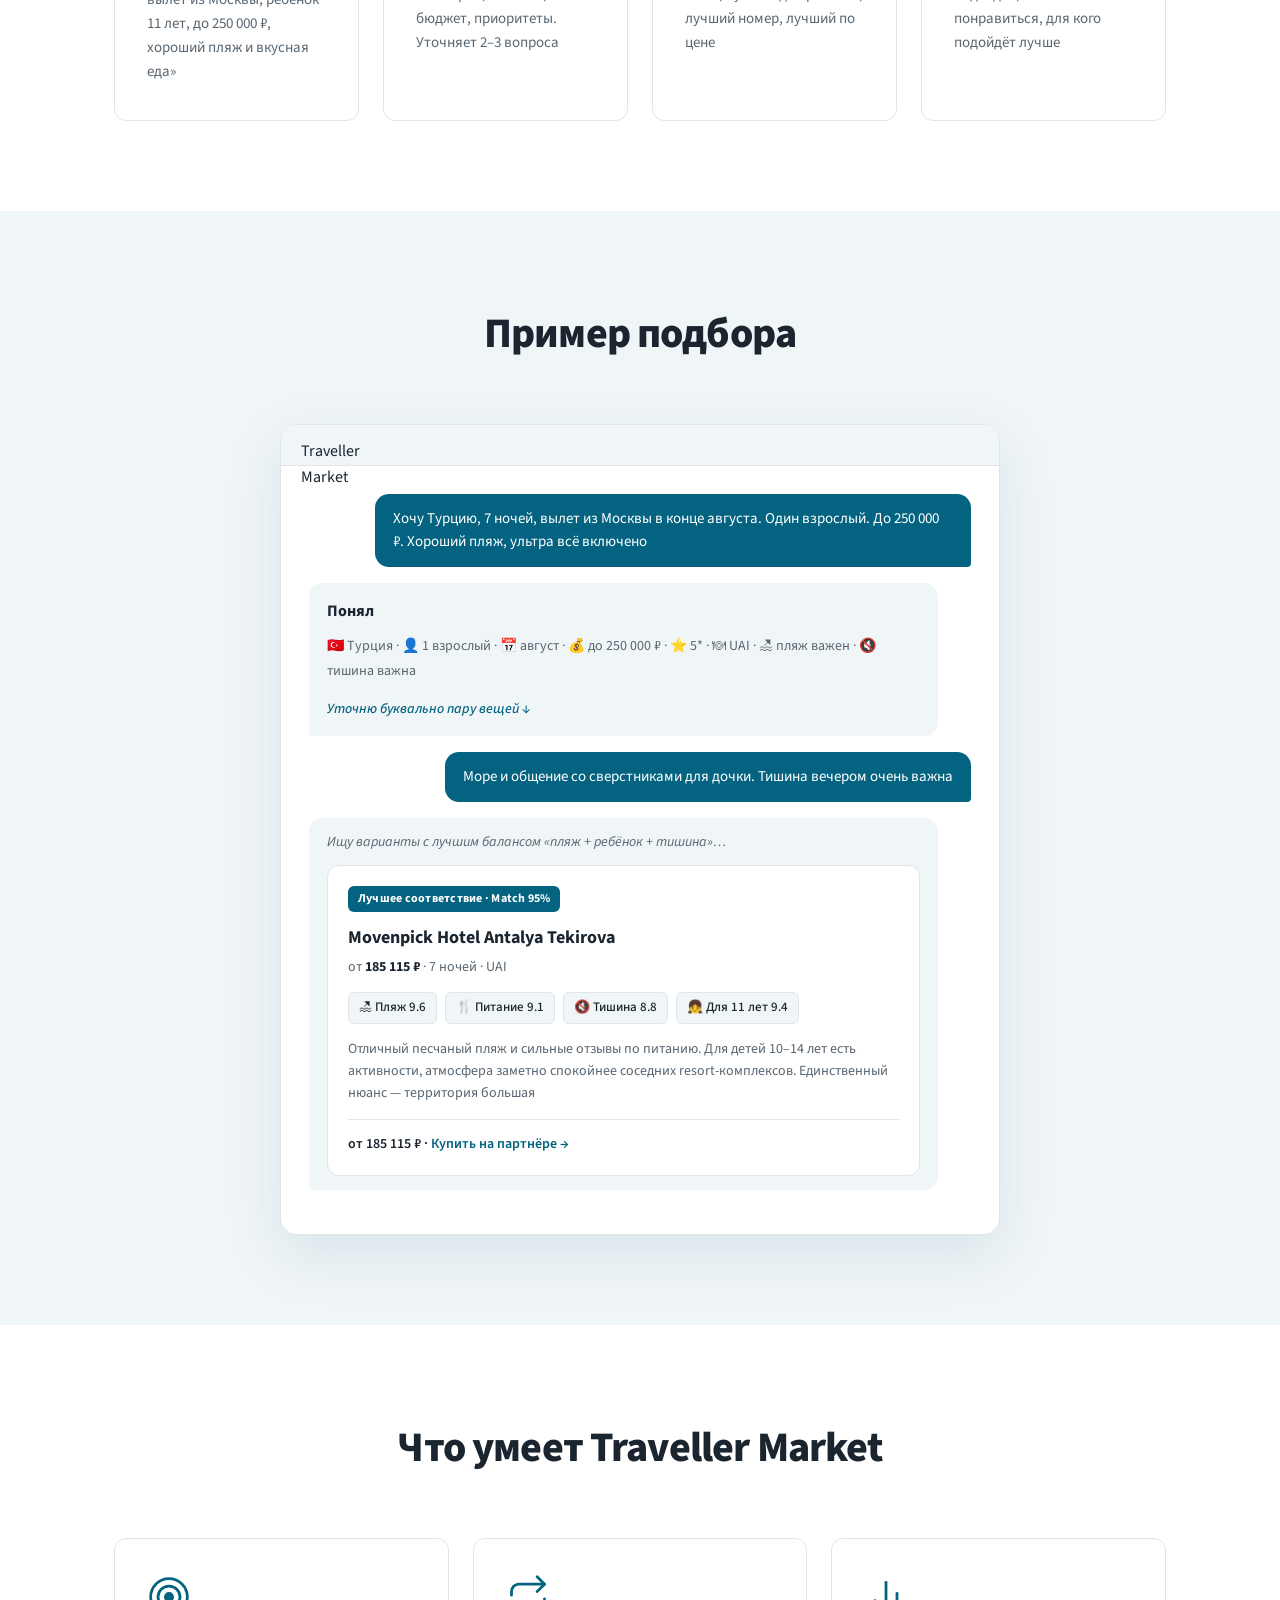
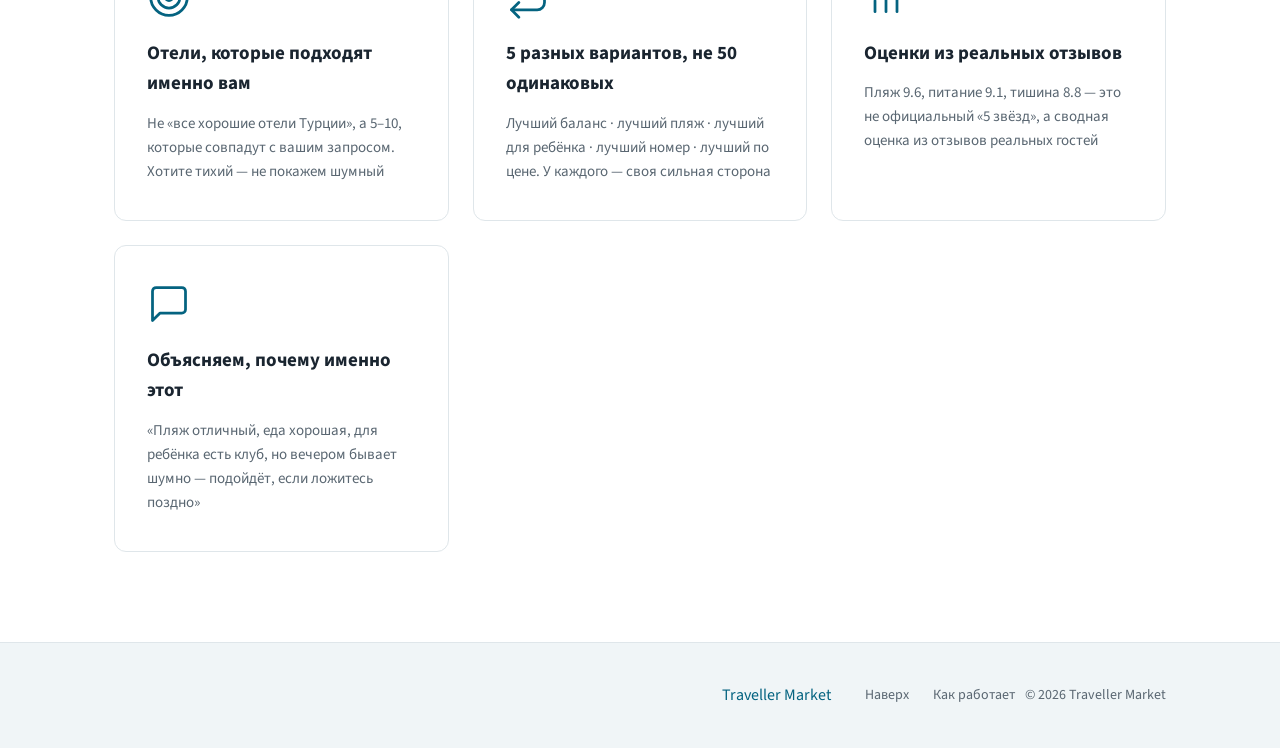
<file: variant-3.html>
<!DOCTYPE html>
<html lang="ru">
<head>
<meta charset="UTF-8">
<meta name="viewport" content="width=device-width, initial-scale=1.0">
<title>Traveller Market — AI подберёт отель под вас</title>
<link rel="stylesheet" href="style.css">
<link rel="preconnect" href="https://fonts.googleapis.com">
<link rel="preconnect" href="https://fonts.gstatic.com" crossorigin>
<link href="https://fonts.googleapis.com/css2?family=Inter:wght@300;400;500;600;700;800&family=Source+Sans+3:wght@300;400;600;700&display=swap" rel="stylesheet">
</head>
<body>
<!-- ВЫБОР ОБЛОЖКИ: раскомментируйте один из 3 вариантов -->
<header class="hero hero-illustration">
  <div class="hero-img-wrap">
    <img src="hero-illustration.svg" alt="Plane wing above clouds" class="hero-img">
    <div class="hero-img-tint</div>
 </div>
  <div class="container hero-content">
    <nav class="nav">
      <div class="logo"><span class="logo-mark</span><span class="logo-text">Traveller Market</span</div>
      <div class="nav-links">
        <a href="#how">Как работает</a>
        <a href="#features">Что умеет</a>
     </div>
   </nav>
    <div class="hero-inner">
      <div class="hero-badge">AI-консьерж для путешествий</div>
      <h1>Найди свой отель.<br><span class="accent">Не по рейтингу — по себе</span</h1>
      <p class="hero-sub">Расскажите, что вам важно — песчаный пляж, тихий отель, развлечения для ребёнка. AI подберёт варианты и объяснит, почему именно они вам подходят</p>
      <div class="hero-cta">
        <a href="#how" class="btn btn-primary">Как это работает</a>
        <a href="#demo" class="btn btn-ghost">Пример подбора</a>
     </div>
   </div>
 </div>
</header>
<!-- ВАРИАНТЫ:
// Вариант 1: hero-photo + hero-original.jpg (ваша стоковая с фильтром)
//   <header class="hero hero-illustration">
//     <img src="hero-original.jpg" class="hero-img">
// Вариант 2: hero-photo + hero-illustration.svg (синее небо)
// Вариант 3: hero-illustration (SVG)
-->
<section class="section problem" id="problem">
  <div class="container">
    <h2>Что не так с обычным поиском</h2>
    <div class="problem-grid">
      <div class="problem-card">
        <div class="problem-icon">
          <svg viewBox="0 0 24 24" fill="none" stroke="currentColor" stroke-width="1.5" stroke-linecap="round" stroke-linejoin="round">
            <circle cx="11" cy="11" r="7"/><line x1="21" y1="21" x2="16.5" y2="16.5"/>
         </svg>
       </div>
        <h3>Поисковик не понимает</h3>
        <p>«Тихий отель с хорошим пляжем» — ни один фильтр не обработает. 4 000 отелей в выдаче, из них подходят 3</p>
     </div>
      <div class="problem-card">
        <div class="problem-icon">
          <svg viewBox="0 0 24 24" fill="none" stroke="currentColor" stroke-width="1.5" stroke-linecap="round" stroke-linejoin="round">
            <path d="M21 11.5a8.38 8.38 0 0 1-.9 3.8 8.5 8.5 0 0 1-7.6 4.7 8.38 8.38 0 0 1-3.8-.9L3 21l1.9-5.7a8.38 8.38 0 0 1-.9-3.8 8.5 8.5 0 0 1 4.7-7.6 8.38 8.38 0 0 1 3.8-.9h.5a8.48 8.48 0 0 1 8 8v.5z"/>
         </svg>
       </div>
        <h3>Отзывы — лотерея</h3>
        <p>Один отель хвалят за еду, другой ругают за шум. Но кто хвалил — семья с детьми или пара? Непонятно</p>
     </div>
      <div class="problem-card">
        <div class="problem-icon">
          <svg viewBox="0 0 24 24" fill="none" stroke="currentColor" stroke-width="1.5" stroke-linecap="round" stroke-linejoin="round">
            <circle cx="12" cy="12" r="10"/><polyline points="12 6 12 12 16 14"/>
         </svg>
       </div>
        <h3>Подбор занимает недели</h3>
        <p>10+ часов, 20 вкладок, 3 турагентства — и всё равно сомневаетесь в выборе</p>
     </div>
   </div>
 </div>
</section>
<section class="section solution" id="how">
  <div class="container">
    <h2>Как работает</h2>
    <div class="steps">
      <div class="step">
        <div class="step-num">01</div>
        <h3>Вы описываете желания</h3>
        <p>«Хочу Турцию в августе, вылет из Москвы, ребёнок 11 лет, до 250 000 ₽, хороший пляж и вкусная еда»</p>
     </div>
      <div class="step">
        <div class="step-num">02</div>
        <h3>AI понимает вас</h3>
        <p>Превращает пожелания в критерии: курорт, категория, питание, бюджет, приоритеты. Уточняет 2–3 вопроса</p>
     </div>
      <div class="step">
        <div class="step-num">03</div>
        <h3>5 разных вариантов</h3>
        <p>Не 50 одинаковых, а пять: лучший баланс, лучший пляж, лучший для ребёнка, лучший номер, лучший по цене</p>
     </div>
      <div class="step">
        <div class="step-num">04</div>
        <h3>Объясняет каждый</h3>
        <p>Не просто «отель №1 из 100». А понятно: почему подходит, что может не понравиться, для кого подойдёт лучше</p>
     </div>
   </div>
 </div>
</section>
<section class="section demo" id="demo">
  <div class="container">
    <h2>Пример подбора</h2>
    <div class="demo-window">
      <div class="demo-bar">
        <span class="dot red</span><span class="dot yellow</span><span class="dot green</span>
        <span class="demo-title">Traveller Market</span>
     </div>
      <div class="demo-body">
        <div class="msg msg-user">Хочу Турцию, 7 ночей, вылет из Москвы в конце августа. Один взрослый. До 250 000 ₽. Хороший пляж, ультра всё включено</div>
        <div class="msg msg-ai">
          <div class="ai-understood">
            <strong>Понял</strong>
            🇹🇷 Турция · 👤 1 взрослый · 📅 август · 💰 до 250 000 ₽ · ⭐ 5* · 🍽 UAI · 🏖 пляж важен · 🔇 тишина важна
            <div class="ai-clarify">Уточню буквально пару вещей ↓</div>
         </div>
       </div>
        <div class="msg msg-user">Море и общение со сверстниками для дочки. Тишина вечером очень важна</div>
        <div class="msg msg-ai">
          <div class="ai-thinking">Ищу варианты с лучшим балансом «пляж + ребёнок + тишина»…</div>
          <div class="ai-hotel">
            <div class="ai-rank">Лучшее соответствие · Match 95%</div>
            <div class="ai-name">Movenpick Hotel Antalya Tekirova</div>
            <div class="ai-match">от <strong>185 115 ₽</strong> · 7 ночей · UAI</div>
            <div class="ai-scores">
              <span>🏖 Пляж 9.6</span>
              <span>🍴 Питание 9.1</span>
              <span>🔇 Тишина 8.8</span>
              <span>👧 Для 11 лет 9.4</span>
           </div>
            <div class="ai-note">Отличный песчаный пляж и сильные отзывы по питанию. Для детей 10–14 лет есть активности, атмосфера заметно спокойнее соседних resort-комплексов. Единственный нюанс — территория большая</div>
            <div class="ai-buy">от 185 115 ₽ · <a href="#">Купить на партнёре →</a</div>
         </div>
       </div>
     </div>
   </div>
 </div>
</section>
<section class="section features" id="features">
  <div class="container">
    <h2>Что умеет Traveller Market</h2>
    <div class="features-grid">
      <div class="feature">
        <div class="feature-icon">
          <svg viewBox="0 0 24 24" fill="none" stroke="currentColor" stroke-width="1.5" stroke-linecap="round" stroke-linejoin="round">
            <circle cx="12" cy="12" r="10"/><circle cx="12" cy="12" r="6"/><circle cx="12" cy="12" r="2" fill="currentColor"/>
         </svg>
       </div>
        <h3>Отели, которые подходят именно вам</h3>
        <p>Не «все хорошие отели Турции», а 5–10, которые совпадут с вашим запросом. Хотите тихий — не покажем шумный</p>
     </div>
      <div class="feature">
        <div class="feature-icon">
          <svg viewBox="0 0 24 24" fill="none" stroke="currentColor" stroke-width="1.5" stroke-linecap="round" stroke-linejoin="round">
            <polyline points="17 1 21 5 17 9"/><path d="M3 11V9a4 4 0 0 1 4-4h14"/><polyline points="7 23 3 19 7 15"/><path d="M21 13v2a4 4 0 0 1-4 4H3"/>
         </svg>
       </div>
        <h3>5 разных вариантов, не 50 одинаковых</h3>
        <p>Лучший баланс · лучший пляж · лучший для ребёнка · лучший номер · лучший по цене. У каждого — своя сильная сторона</p>
     </div>
      <div class="feature">
        <div class="feature-icon">
          <svg viewBox="0 0 24 24" fill="none" stroke="currentColor" stroke-width="1.5" stroke-linecap="round" stroke-linejoin="round">
            <line x1="18" y1="20" x2="18" y2="10"/><line x1="12" y1="20" x2="12" y2="4"/><line x1="6" y1="20" x2="6" y2="14"/>
         </svg>
       </div>
        <h3>Оценки из реальных отзывов</h3>
        <p>Пляж 9.6, питание 9.1, тишина 8.8 — это не официальный «5 звёзд», а сводная оценка из отзывов реальных гостей</p>
     </div>
      <div class="feature">
        <div class="feature-icon">
          <svg viewBox="0 0 24 24" fill="none" stroke="currentColor" stroke-width="1.5" stroke-linecap="round" stroke-linejoin="round">
            <path d="M21 15a2 2 0 0 1-2 2H7l-4 4V5a2 2 0 0 1 2-2h14a2 2 0 0 1 2 2z"/>
         </svg>
       </div>
        <h3>Объясняем, почему именно этот</h3>
        <p>«Пляж отличный, еда хорошая, для ребёнка есть клуб, но вечером бывает шумно — подойдёт, если ложитесь поздно»</p>
     </div>
   </div>
 </div>
</section>
<footer class="footer">
  <div class="container">
    <div class="footer-inner">
      <div class="logo"><span class="logo-mark</span><span class="logo-text">Traveller Market</span</div>
      <div class="footer-links">
        <a href="#top">Наверх</a>
        <a href="#how">Как работает</a>
     </div>
      <div class="footer-copy">© 2026 Traveller Market</div>
   </div>
 </div>
</footer>
</body>
</html>
</file>
<file: style.css>
/* Traveller Market — Landing v0.3 (Brand: The Travellers) */
:root {
--brand: #046380;
--brand-dark: #024e66;
--brand-light: #3D6F84;
--brand-soft: #e8f1f4;
--brand-bg: #f0f5f7;
--text: #1a2530;
--text-soft: #5a6772;
--border: #dfe6ea;
--success: #0a8a5a;
--radius: 12px;
}
* { box-sizing: border-box; margin: 0; padding: 0; }
html { scroll-behavior: smooth; }
body {
font-family: 'Source Sans 3', 'Inter', -apple-system, BlinkMacSystemFont, 'Segoe UI', Roboto, sans-serif;
color: var(--text);
background: var(--bg, #ffffff);
line-height: 1.6;
-webkit-font-smoothing: antialiased;
font-feature-settings: "kern" 1;
}
a { color: var(--brand); text-decoration: none; }
a:hover { color: var(--brand-dark); }
.container {
max-width: 1100px;
margin: 0 auto;
padding: 0 24px;
}
/* ============== NAV ============== */
.nav {
display: flex;
justify-content: space-between;
align-items: center;
padding: 20px 0;
}
.logo {
display: flex;
align-items: center;
gap: 10px;
}
.logo-mark {
width: 36px;
height: 36px;
border-radius: 50%;
background: var(--brand);
display: flex;
align-items: center;
justify-content: center;
position: relative;
}
.logo-mark::after {
content: "";
width: 12px;
height: 12px;
background: #ffffff;
mask: url("data:image/svg+xml;utf8,<svg xmlns='http://www.w3.org/2000/svg' viewBox='0 0 24 24'><path d='M12 2a3 3 0 0 0-3 3v1H8a2 2 0 0 0-2 2v2H4v2h2v2a2 2 0 0 0 2 2h1v3a3 3 0 0 0 6 0v-3h1a2 2 0 0 0 2-2v-2h2V8h-2V6a2 2 0 0 0-2-2h-1V5a3 3 0 0 0-3-3z'/><rect x='18' y='12' width='4' height='8' rx='1'/</svg>") center/contain no-repeat;
-webkit-mask: url("data:image/svg+xml;utf8,<svg xmlns='http://www.w3.org/2000/svg' viewBox='0 0 24 24'><path d='M12 2a3 3 0 0 0-3 3v1H8a2 2 0 0 0-2 2v2H4v2h2v2a2 2 0 0 0 2 2h1v3a3 3 0 0 0 6 0v-3h1a2 2 0 0 0 2-2v-2h2V8h-2V6a2 2 0 0 0-2-2h-1V5a3 3 0 0 0-3-3z'/><rect x='18' y='12' width='4' height='8' rx='1'/</svg>") center/contain no-repeat;
}
.logo-text {
font-weight: 700;
font-size: 18px;
letter-spacing: 0.02em;
color: var(--text);
}
.hero .logo-text,
.hero-illustration .logo-text { color: #ffffff; }
.nav-links { display: flex; gap: 32px; }
.nav-links a {
color: var(--text-soft);
font-size: 15px;
font-weight: 500;
transition: color 0.15s;
}
.nav-links a:hover { color: var(--text); }
.hero .nav-links a,
.hero-illustration .nav-links a { color: rgba(255,255,255,0.85); }
.hero .nav-links a:hover,
.hero-illustration .nav-links a:hover { color: #ffffff; }
/* ============== HERO ============== */
.hero {
position: relative;
min-height: 640px;
display: flex;
flex-direction: column;
color: #ffffff;
overflow: hidden;
}
.hero-content {
position: relative;
z-index: 2;
flex: 1;
display: flex;
flex-direction: column;
}
.hero-img-wrap {
position: absolute;
inset: 0;
overflow: hidden;
}
.hero-img {
width: 100%;
height: 100%;
object-fit: cover;
object-position: center;
}
/* Variant 1: original with blue filter */
.hero-photo .hero-img-tint {
position: absolute;
inset: 0;
background: linear-gradient(180deg,
rgba(4,99,128,0.55) 0%,
rgba(4,99,128,0.35) 50%,
rgba(4,99,128,0.85) 100%);
}
/* Variant 2: blue sky - lighter tint */
.hero.hero-photo.soft-tint .hero-img-tint {
background: linear-gradient(180deg,
rgba(4,99,128,0.25) 0%,
rgba(4,99,128,0.15) 50%,
rgba(4,99,128,0.55) 100%);
}
/* Variant 3: SVG illustration */
.hero-illustration {
background: linear-gradient(180deg, var(--brand) 0%, var(--brand-light) 100%);
}
.hero-illustration::before {
content: "";
position: absolute;
inset: 0;
background: url("hero-illustration.svg") center/cover no-repeat;
opacity: 0.85;
}
.hero-illustration::after {
content: "";
position: absolute;
inset: 0;
background: linear-gradient(180deg,
rgba(4,99,128,0.05) 0%,
rgba(4,99,128,0.15) 100%);
}
.hero-inner {
flex: 1;
display: flex;
flex-direction: column;
justify-content: center;
padding: 80px 0 100px;
}
.hero-badge {
display: inline-block;
padding: 6px 14px;
background: rgba(255,255,255,0.15);
border: 1px solid rgba(255,255,255,0.3);
border-radius: 100px;
font-size: 13px;
font-weight: 500;
color: #ffffff;
margin-bottom: 24px;
width: fit-content;
backdrop-filter: blur(10px);
}
.hero h1 {
font-size: clamp(36px, 5vw, 60px);
font-weight: 800;
letter-spacing: -0.02em;
line-height: 1.1;
margin-bottom: 24px;
color: #ffffff;
}
.accent { color: #ffd89e; }
.hero-sub {
font-size: 19px;
color: rgba(255,255,255,0.9);
max-width: 640px;
margin-bottom: 36px;
line-height: 1.55;
}
.hero-cta {
display: flex;
gap: 12px;
flex-wrap: wrap;
}
.btn {
display: inline-block;
padding: 14px 28px;
border-radius: 10px;
font-weight: 600;
font-size: 16px;
transition: all 0.15s;
cursor: pointer;
border: none;
}
.btn-primary {
background: #ffffff;
color: var(--brand);
}
.btn-primary:hover {
background: var(--brand-soft);
color: var(--brand-dark);
transform: translateY(-1px);
}
.btn-ghost {
background: rgba(255,255,255,0.1);
color: #ffffff;
border: 1px solid rgba(255,255,255,0.4);
backdrop-filter: blur(10px);
}
.btn-ghost:hover {
background: rgba(255,255,255,0.2);
color: #ffffff;
}
/* ============== SECTIONS ============== */
.section {
padding: 90px 0;
}
.section:nth-child(even) { background: var(--brand-bg); }
.section h2 {
font-size: clamp(28px, 4vw, 42px);
font-weight: 800;
letter-spacing: -0.02em;
text-align: center;
margin-bottom: 56px;
color: var(--text);
}
/* PROBLEM */
.problem-grid {
display: grid;
grid-template-columns: repeat(auto-fit, minmax(280px, 1fr));
gap: 24px;
}
.problem-card {
background: #ffffff;
padding: 36px 32px;
border-radius: var(--radius);
border: 1px solid var(--border);
transition: transform 0.15s, box-shadow 0.15s;
}
.problem-card:hover {
transform: translateY(-2px);
box-shadow: 0 10px 30px rgba(4,99,128,0.08);
}
.problem-icon {
width: 48px;
height: 48px;
color: var(--brand);
margin-bottom: 20px;
}
.problem-icon svg {
width: 100%;
height: 100%;
}
.problem-card h3 {
font-size: 20px;
font-weight: 700;
margin-bottom: 12px;
color: var(--text);
}
.problem-card p {
color: var(--text-soft);
font-size: 15px;
line-height: 1.6;
}
/* STEPS */
.steps {
display: grid;
grid-template-columns: repeat(auto-fit, minmax(240px, 1fr));
gap: 24px;
}
.step {
background: #ffffff;
padding: 36px 32px;
border-radius: var(--radius);
border: 1px solid var(--border);
position: relative;
}
.step-num {
display: inline-block;
font-size: 12px;
font-weight: 700;
color: var(--brand);
background: var(--brand-soft);
padding: 4px 10px;
border-radius: 6px;
margin-bottom: 16px;
letter-spacing: 0.05em;
}
.step h3 {
font-size: 18px;
font-weight: 700;
margin-bottom: 12px;
color: var(--text);
}
.step p {
color: var(--text-soft);
font-size: 15px;
line-height: 1.6;
}
/* DEMO */
.demo-window {
max-width: 720px;
margin: 0 auto;
background: #ffffff;
border-radius: 16px;
border: 1px solid var(--border);
overflow: hidden;
box-shadow: 0 20px 60px rgba(4,99,128,0.1);
}
.demo-bar {
background: var(--brand-bg);
padding: 14px 20px;
border-bottom: 1px solid var(--border);
display: flex;
align-items: center;
gap: 8px;
}
.dot {
width: 12px;
height: 12px;
border-radius: 50%;
}
.dot.red { background: #ff5f57; }
.dot.yellow { background: #febc2e; }
.dot.green { background: #28c840; }
.demo-title {
margin-left: 12px;
font-size: 13px;
color: var(--text-soft);
font-weight: 500;
}
.demo-body {
padding: 28px;
display: flex;
flex-direction: column;
gap: 16px;
}
.msg {
padding: 14px 18px;
border-radius: 14px;
font-size: 15px;
max-width: 90%;
line-height: 1.5;
}
.msg-user {
background: var(--brand);
color: #ffffff;
align-self: flex-end;
border-bottom-right-radius: 4px;
}
.msg-ai {
background: var(--brand-bg);
align-self: flex-start;
border-bottom-left-radius: 4px;
width: 100%;
max-width: 95%;
color: var(--text);
}
.ai-understood {
font-size: 14px;
color: var(--text-soft);
line-height: 1.8;
}
.ai-understood strong {
display: block;
color: var(--text);
font-size: 16px;
margin-bottom: 8px;
font-weight: 700;
}
.ai-clarify {
margin-top: 12px;
color: var(--brand);
font-style: italic;
font-weight: 500;
}
.ai-thinking {
color: var(--text-soft);
font-style: italic;
margin-bottom: 12px;
font-size: 14px;
}
.ai-hotel {
background: #ffffff;
padding: 20px;
border-radius: 12px;
border: 1px solid var(--border);
}
.ai-rank {
display: inline-block;
background: var(--brand);
color: #ffffff;
padding: 4px 10px;
border-radius: 6px;
font-size: 12px;
font-weight: 700;
margin-bottom: 12px;
letter-spacing: 0.02em;
}
.ai-name {
font-size: 18px;
font-weight: 700;
margin-bottom: 6px;
color: var(--text);
}
.ai-match {
color: var(--text-soft);
font-size: 14px;
margin-bottom: 14px;
}
.ai-match strong { color: var(--text); }
.ai-scores {
display: flex;
gap: 8px;
flex-wrap: wrap;
margin-bottom: 14px;
font-size: 13px;
font-weight: 500;
}
.ai-scores span {
background: var(--brand-bg);
padding: 5px 10px;
border-radius: 6px;
color: var(--text);
border: 1px solid var(--border);
}
.ai-note {
font-size: 14px;
color: var(--text-soft);
line-height: 1.6;
margin-bottom: 14px;
}
.ai-buy {
font-size: 14px;
font-weight: 600;
padding-top: 14px;
border-top: 1px solid var(--border);
color: var(--text);
}
.ai-buy a { color: var(--brand); font-weight: 600; }
/* FEATURES */
.features-grid {
display: grid;
grid-template-columns: repeat(auto-fit, minmax(260px, 1fr));
gap: 24px;
}
.feature {
background: #ffffff;
padding: 36px 32px;
border-radius: var(--radius);
border: 1px solid var(--border);
transition: transform 0.15s, box-shadow 0.15s;
}
.feature:hover {
transform: translateY(-2px);
box-shadow: 0 10px 30px rgba(4,99,128,0.08);
}
.feature-icon {
width: 44px;
height: 44px;
color: var(--brand);
margin-bottom: 20px;
}
.feature-icon svg {
width: 100%;
height: 100%;
}
.feature h3 {
font-size: 19px;
font-weight: 700;
margin-bottom: 12px;
color: var(--text);
}
.feature p {
color: var(--text-soft);
font-size: 15px;
line-height: 1.6;
}
/* FOOTER */
.footer {
padding: 40px 0;
border-top: 1px solid var(--border);
background: var(--brand-bg);
}
.footer-inner {
display: flex;
justify-content: space-between;
align-items: center;
flex-wrap: wrap;
gap: 20px;
}
.footer-links {
display: flex;
gap: 24px;
}
.footer-links a {
color: var(--text-soft);
font-size: 14px;
}
.footer-copy {
color: var(--text-soft);
font-size: 14px;
}
/* MOBILE */
@media (max-width: 720px) {
.hero { min-height: 560px; }
.hero-inner { padding: 40px 0 60px; }
.section { padding: 60px 0; }
.nav-links { gap: 18px; }
.nav-links a { font-size: 14px; }
}
</file>
